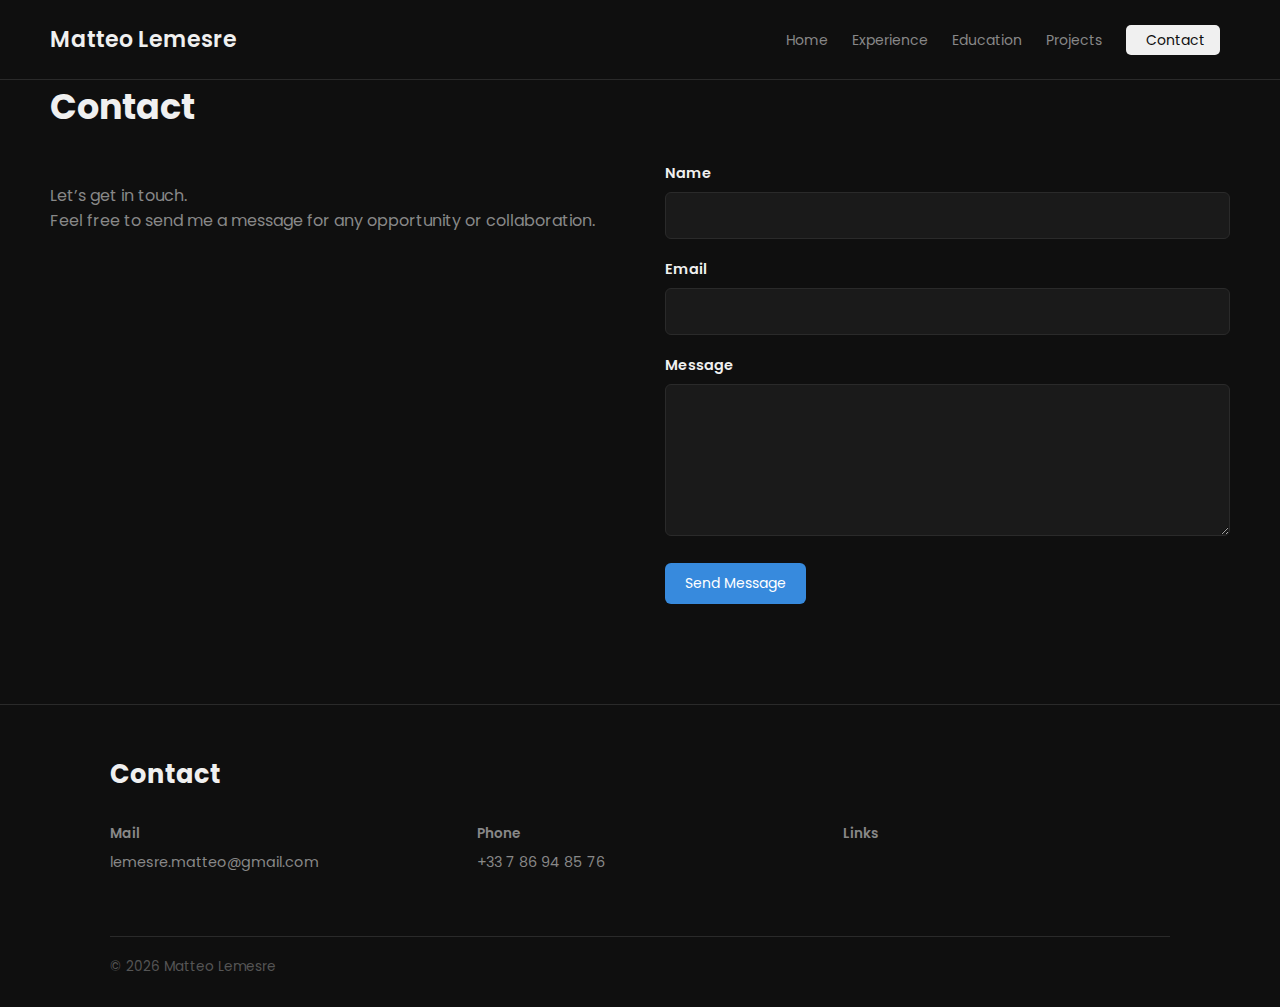
<file: contact.html>
<!DOCTYPE html>
<html lang="en">
<head>
  <meta charset="UTF-8">
  <meta http-equiv="X-UA-Compatible" content="IE=edge">
  <meta name="viewport" content="width=device-width, initial-scale=1.0">
  <link rel="preconnect" href="https://fonts.googleapis.com">
  <link rel="preconnect" href="https://fonts.gstatic.com" crossorigin>
  <link href="https://fonts.googleapis.com/css2?family=Poppins:wght@400;600&display=swap" rel="stylesheet">
  <link rel="stylesheet" href="https://cdnjs.cloudflare.com/ajax/libs/font-awesome/6.4.0/css/all.min.css" integrity="sha512-iecdLmaskl7CVkqkXNQ/ZH/XLlvWZOJyj7Yy7tcenmpD1ypASozpmT/E0iPtmFIB46ZmdtAc9eNBvH0H/ZpiBw==" crossorigin="anonymous" referrerpolicy="no-referrer" />
  <link rel="stylesheet" href="styles.css">
  <script src="script.js"></script>
  <title>Portfolio</title>
</head>

<body>

  <!-- NAVBAR -->
  <nav>
    <div class="left">
      <a href="index.html">Matteo Lemesre</a>
    </div>
    <div class="right">
      <a href="index.html">Home</a>
      <a href="experience.html">Experience</a>
      <a href="education.html">Education</a>
      <a href="projects.html">Projects</a>
      <a href="contact.html">
        <i class="fa-solid fa-envelope"></i>
        <span>Contact</span>
      </a>
    </div>
  </nav>

  <!-- SECTION -->
  <main>
  <section class="contact-section">
    <h2>Contact</h2>
    <div class="group">
      <div class="text">
        <p>Let’s get in touch.</p>
        <p>Feel free to send me a message for any opportunity or collaboration.</p>
      </div>
      <form id="contactForm" action="https://formspree.io/f/xeelepnl" method="POST">
        <div class="form-group">
          <label for="name">Name</label>
          <input type="text" id="name" name="Name" required>
        </div>
        <div class="form-group">
          <label for="email">Email</label>
          <input type="email" id="email" name="Email" required>
        </div>
        <div class="form-group">
          <label for="message">Message</label>
          <textarea id="message" name="Message" rows="6" required></textarea>
        </div>
        <button type="submit" class="submit-btn">Send Message</button>
        <div id="successMessage" class="success-message">
          Message sent! I’ll get back to you soon.
        </div>
      </form>
    </div>
  </section>
</main>

     <!-- FOOTER --> 
<footer class="contact-footer">
  <div class="contact-footer-content">

    <h3>Contact</h3>

    <div class="contact-columns">
      <div class="contact-col">
        <span class="contact-label">Mail</span>
        <a href="mailto:lemesre.matteo@gmail.com">
          lemesre.matteo@gmail.com
        </a>
      </div>

      <div class="contact-col">
        <span class="contact-label">Phone</span>
        <a href="tel:+33786948576">
          +33 7 86 94 85 76
        </a>
      </div>

      <div class="contact-col">
        <span class="contact-label">Links</span>
        <div class="contact-icons">
          <a href="https://github.com/MatteoLemesre" target="_blank">
            <i class="fa-brands fa-github"></i>
          </a>
          <a href="https://linkedin.com/in/matteo-lemesre" target="_blank">
            <i class="fa-brands fa-linkedin"></i>
          </a>
        </div>
      </div>
    </div>

    <div class="footer-bottom">
      <p class="footer-copy">© 2026 Matteo Lemesre</p>
    </div>

  </div>
</footer>
</body>
</html>
</file>
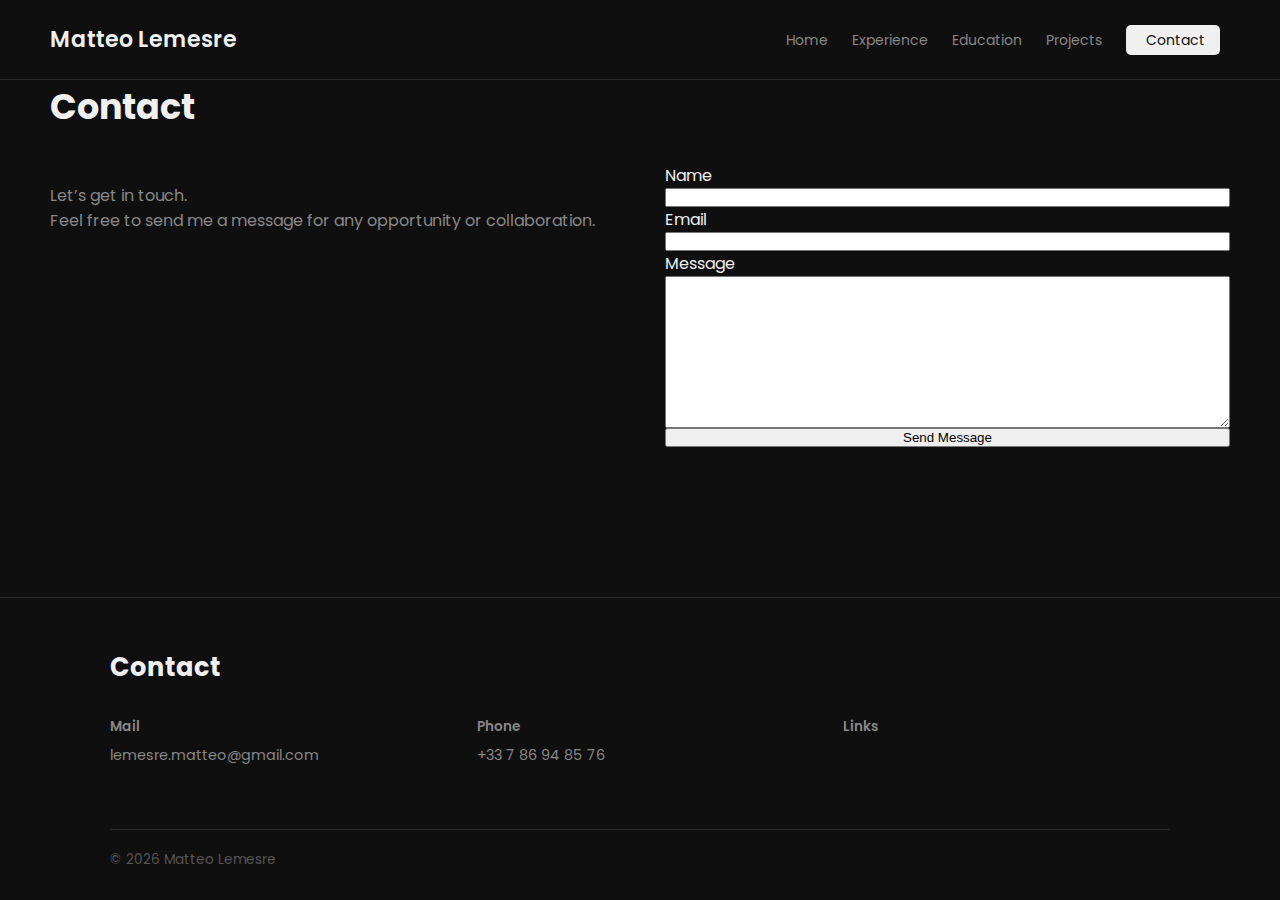
<file: contactbis.html>
<!DOCTYPE html>
<html lang="en">
<head>
  <meta charset="UTF-8">
  <meta http-equiv="X-UA-Compatible" content="IE=edge">
  <meta name="viewport" content="width=device-width, initial-scale=1.0">
  <link rel="preconnect" href="https://fonts.googleapis.com">
  <link rel="preconnect" href="https://fonts.gstatic.com" crossorigin>
  <link href="https://fonts.googleapis.com/css2?family=Poppins:wght@400;600&display=swap" rel="stylesheet">
  <link rel="stylesheet" href="https://cdnjs.cloudflare.com/ajax/libs/font-awesome/6.4.0/css/all.min.css" integrity="sha512-iecdLmaskl7CVkqkXNQ/ZH/XLlvWZOJyj7Yy7tcenmpD1ypASozpmT/E0iPtmFIB46ZmdtAc9eNBvH0H/ZpiBw==" crossorigin="anonymous" referrerpolicy="no-referrer" />
  <link rel="stylesheet" href="styles.css">
  <script src="script.js"></script>
  <title>Portfolio</title>
</head>
<body>

  <!-- NAVBAR -->
  <nav>
    <div class="left">
      <a href="index.html">Matteo Lemesre</a>
    </div>
    <div class="right">
      <a href="index.html">Home</a>
      <a href="experience.html">Experience</a>
      <a href="education.html">Education</a>
      <a href="projects.html">Projects</a>
      <a href="contact.html">
        <i class="fa-solid fa-envelope"></i>
        <span>Contact</span>
      </a>
    </div>
  </nav>

  <!-- SECTION -->
  <main>
  <section id="contact" class="contact-section">
    <h2>Contact</h2>

    <div class="group">
      <div class="text">
        <p>Let’s get in touch.</p>
        <p>Feel free to send me a message for any opportunity or collaboration.</p>
      </div>

      <form action="mailto:ton.mail@gmail.com" method="post" enctype="text/plain">
        
        <label for="name">Name</label>
        <input type="text" id="name" name="Name" required>

        <label for="email">Email</label>
        <input type="email" id="email" name="Email" required>

        <label for="message">Message</label>
        <textarea id="message" name="Message" cols="30" rows="10" required></textarea>

        <button type="submit">Send Message</button>
      </form>
    </div>
  </section>
</main>


     <!-- FOOTER --> 
<footer class="contact-footer">
  <div class="contact-footer-content">

    <h3>Contact</h3>

    <div class="contact-columns">
      <div class="contact-col">
        <span class="contact-label">Mail</span>
        <a href="mailto:lemesre.matteo@gmail.com">
          lemesre.matteo@gmail.com
        </a>
      </div>

      <div class="contact-col">
        <span class="contact-label">Phone</span>
        <a href="tel:+33786948576">
          +33 7 86 94 85 76
        </a>
      </div>

      <div class="contact-col">
        <span class="contact-label">Links</span>
        <div class="contact-icons">
          <a href="https://github.com/MatteoLemesre" target="_blank">
            <i class="fa-brands fa-github"></i>
          </a>
          <a href="https://linkedin.com/in/matteo-lemesre" target="_blank">
            <i class="fa-brands fa-linkedin"></i>
          </a>
        </div>
      </div>
    </div>

    <div class="footer-bottom">
      <p class="footer-copy">© 2026 Matteo Lemesre</p>
    </div>

  </div>
</footer>
</body>
</html>
</file>
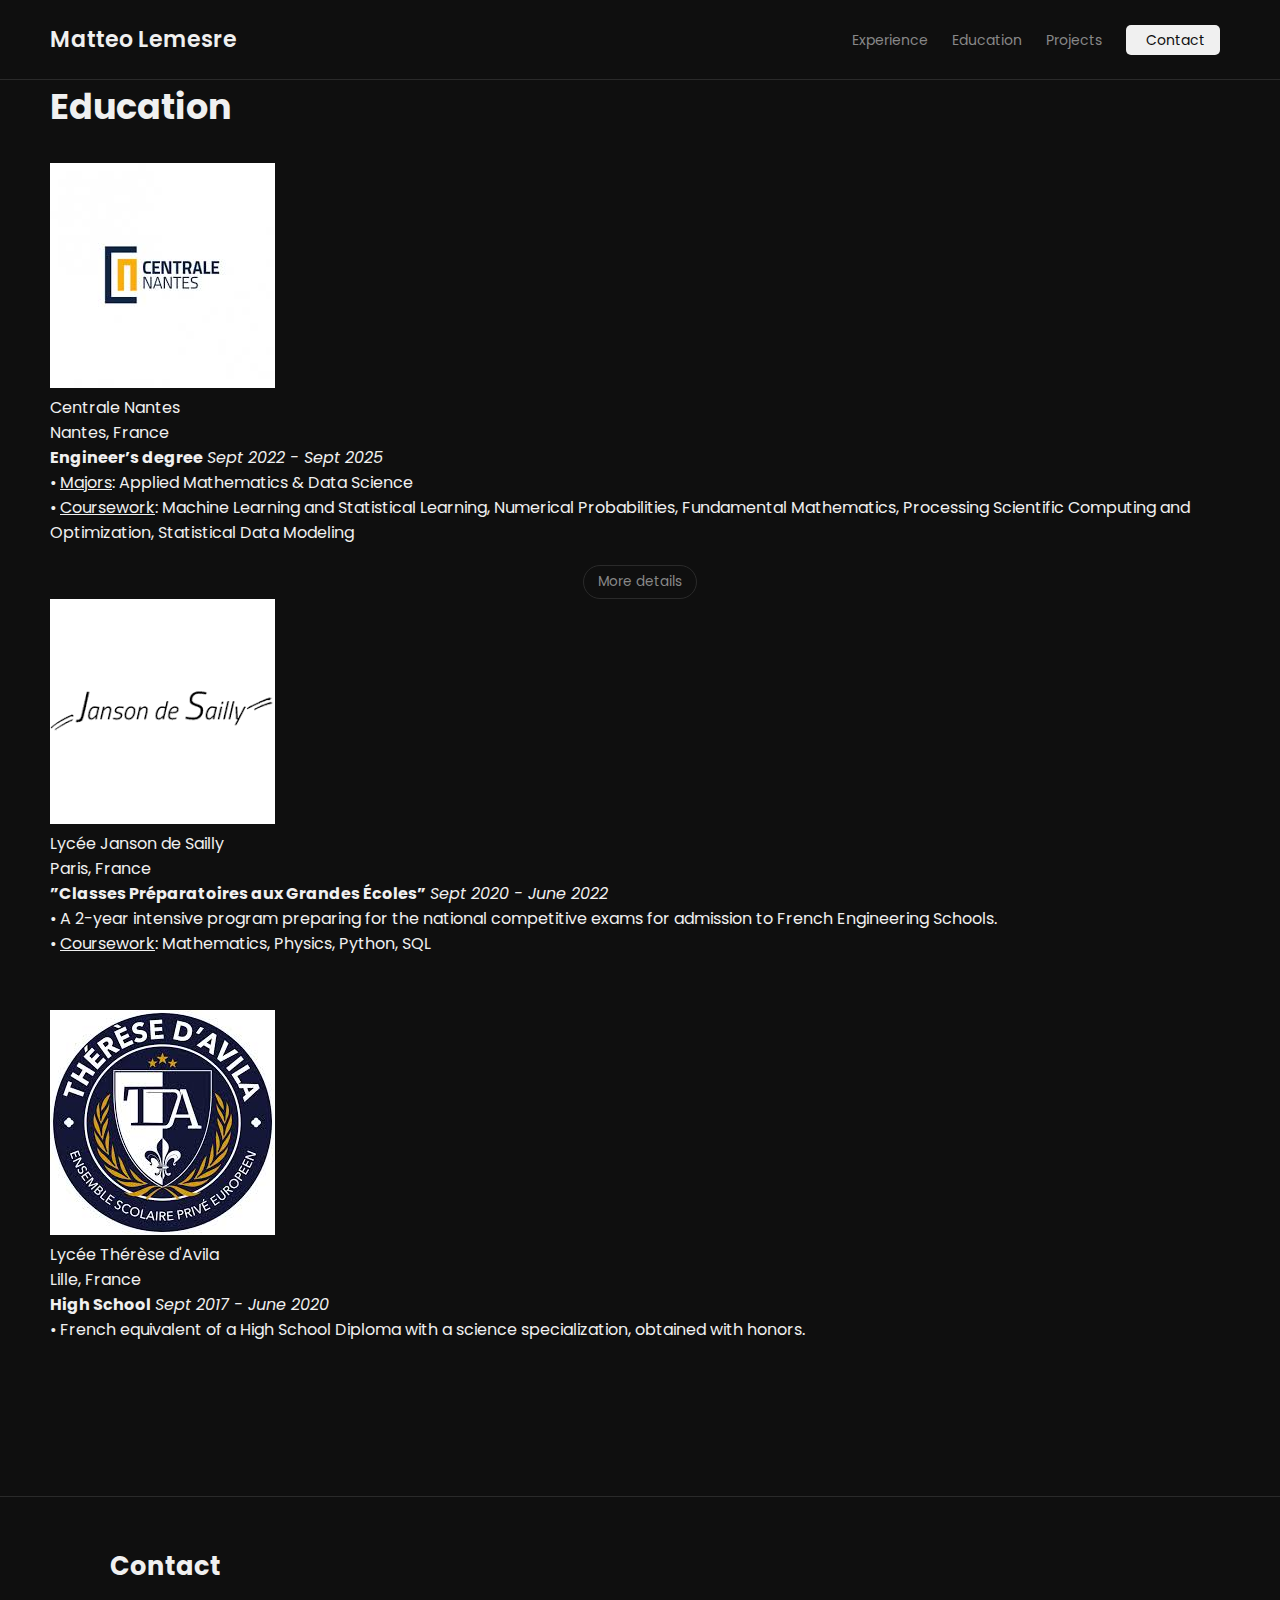
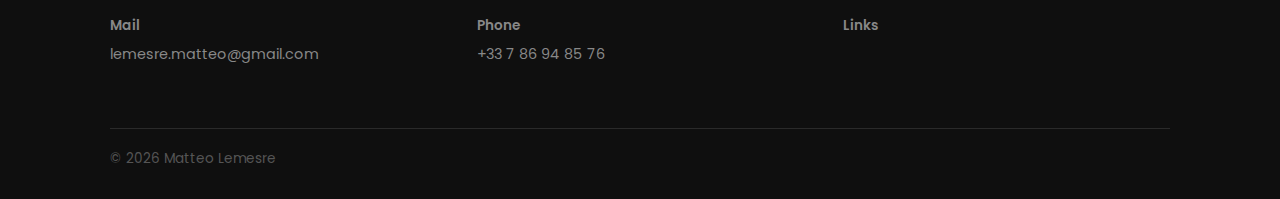
<file: education.html>
<!DOCTYPE html>
<html lang="en">
<head>
  <meta charset="UTF-8">
  <meta http-equiv="X-UA-Compatible" content="IE=edge">
  <meta name="viewport" content="width=device-width, initial-scale=1.0">
  <link rel="preconnect" href="https://fonts.googleapis.com">
  <link rel="preconnect" href="https://fonts.gstatic.com" crossorigin>
  <link href="https://fonts.googleapis.com/css2?family=Poppins:wght@400;600&display=swap" rel="stylesheet">
  <link rel="stylesheet" href="https://cdnjs.cloudflare.com/ajax/libs/font-awesome/6.4.0/css/all.min.css" integrity="sha512-iecdLmaskl7CVkqkXNQ/ZH/XLlvWZOJyj7Yy7tcenmpD1ypASozpmT/E0iPtmFIB46ZmdtAc9eNBvH0H/ZpiBw==" crossorigin="anonymous" referrerpolicy="no-referrer" />
  <link rel="stylesheet" href="styles.css">
  <script src="script.js" defer></script>
  <title>Portfolio</title>
</head>
<body>

  <!-- NAVBAR -->
  <nav>
    <div class="left">
      <a href="index.html">Matteo Lemesre</a>
    </div>
    <div class="right">
      <a href="index.html#experience">Experience</a>
      <a href="index.html#education">Education</a>
      <a href="index.html#projects">Projects</a>
      <a href="index.html#contact">
        <i class="fa-solid fa-envelope"></i>
        <span>Contact</span>
      </a>
    </div>
  </nav>

  <!-- SECTION -->
   <main>
  <section id="basic" class="basic-section">

      <h2>Education</h2>
      <div class="group">
        <div class="person-details">
          <img src="images/cn.jpeg">
          <p>Centrale Nantes</p>
          <p>Nantes, France</p>
        </div>
        <div class="text">
          <strong>Engineer’s degree</strong>
          <em>Sept 2022 - Sept 2025</em>
         <p>• <span class="underline">Majors</span>: Applied Mathematics & Data Science</p>
         <p>• <span class="underline">Coursework</span>: Machine Learning and Statistical Learning, Numerical Probabilities, Fundamental Mathematics, Processing Scientific Computing and Optimization, Statistical Data Modeling</p>
        </div>
      </div>
      <a href="resume-details/cn-details.html" class="details-btn">More details</a>

      <div class="group">
        <div class="person-details">
          <img src="images/jds.png">
          <p>Lycée Janson de Sailly</p>
          <p>Paris, France</p>
        </div>
        <div class="text">
          <strong>”Classes Préparatoires aux Grandes Écoles”</strong>
          <em>Sept 2020 - June 2022</em>
         <p>• A 2-year intensive program preparing for the national competitive exams for admission to French Engineering Schools.</p>
         <p>• <span class="underline">Coursework</span>: Mathematics, Physics, Python, SQL</p>
        </div>
      </div>
      <a class="details-btn hidden">More details</a>

      <div class="group">
        <div class="person-details">
          <img src="images/tda.png">
          <p>Lycée Thérèse d'Avila </p>
          <p>Lille, France</p>
        </div>
        <div class="text">
          <strong>High School</strong>
          <em>Sept 2017 - June 2020</em>
         <p>• French equivalent of a High School Diploma with a science specialization, obtained with honors.</p>
        </div>
      </div>
      <a class="details-btn hidden">More details</a>

    </section>
    </main>

     <!-- FOOTER --> 
<footer class="contact-footer">
  <div class="contact-footer-content">

    <h3>Contact</h3>

    <div class="contact-columns">
      <div class="contact-col">
        <span class="contact-label">Mail</span>
        <a href="mailto:lemesre.matteo@gmail.com">
          lemesre.matteo@gmail.com
        </a>
      </div>

      <div class="contact-col">
        <span class="contact-label">Phone</span>
        <a href="tel:+33786948576">
          +33 7 86 94 85 76
        </a>
      </div>

      <div class="contact-col">
        <span class="contact-label">Links</span>
        <div class="contact-icons">
          <a href="https://github.com/MatteoLemesre" target="_blank">
            <i class="fa-brands fa-github"></i>
          </a>
          <a href="https://linkedin.com/in/matteo-lemesre" target="_blank">
            <i class="fa-brands fa-linkedin"></i>
          </a>
        </div>
      </div>
    </div>

    <div class="footer-bottom">
      <p class="footer-copy">© 2026 Matteo Lemesre</p>
    </div>

  </div>
</footer>
</body>
</html>
</file>
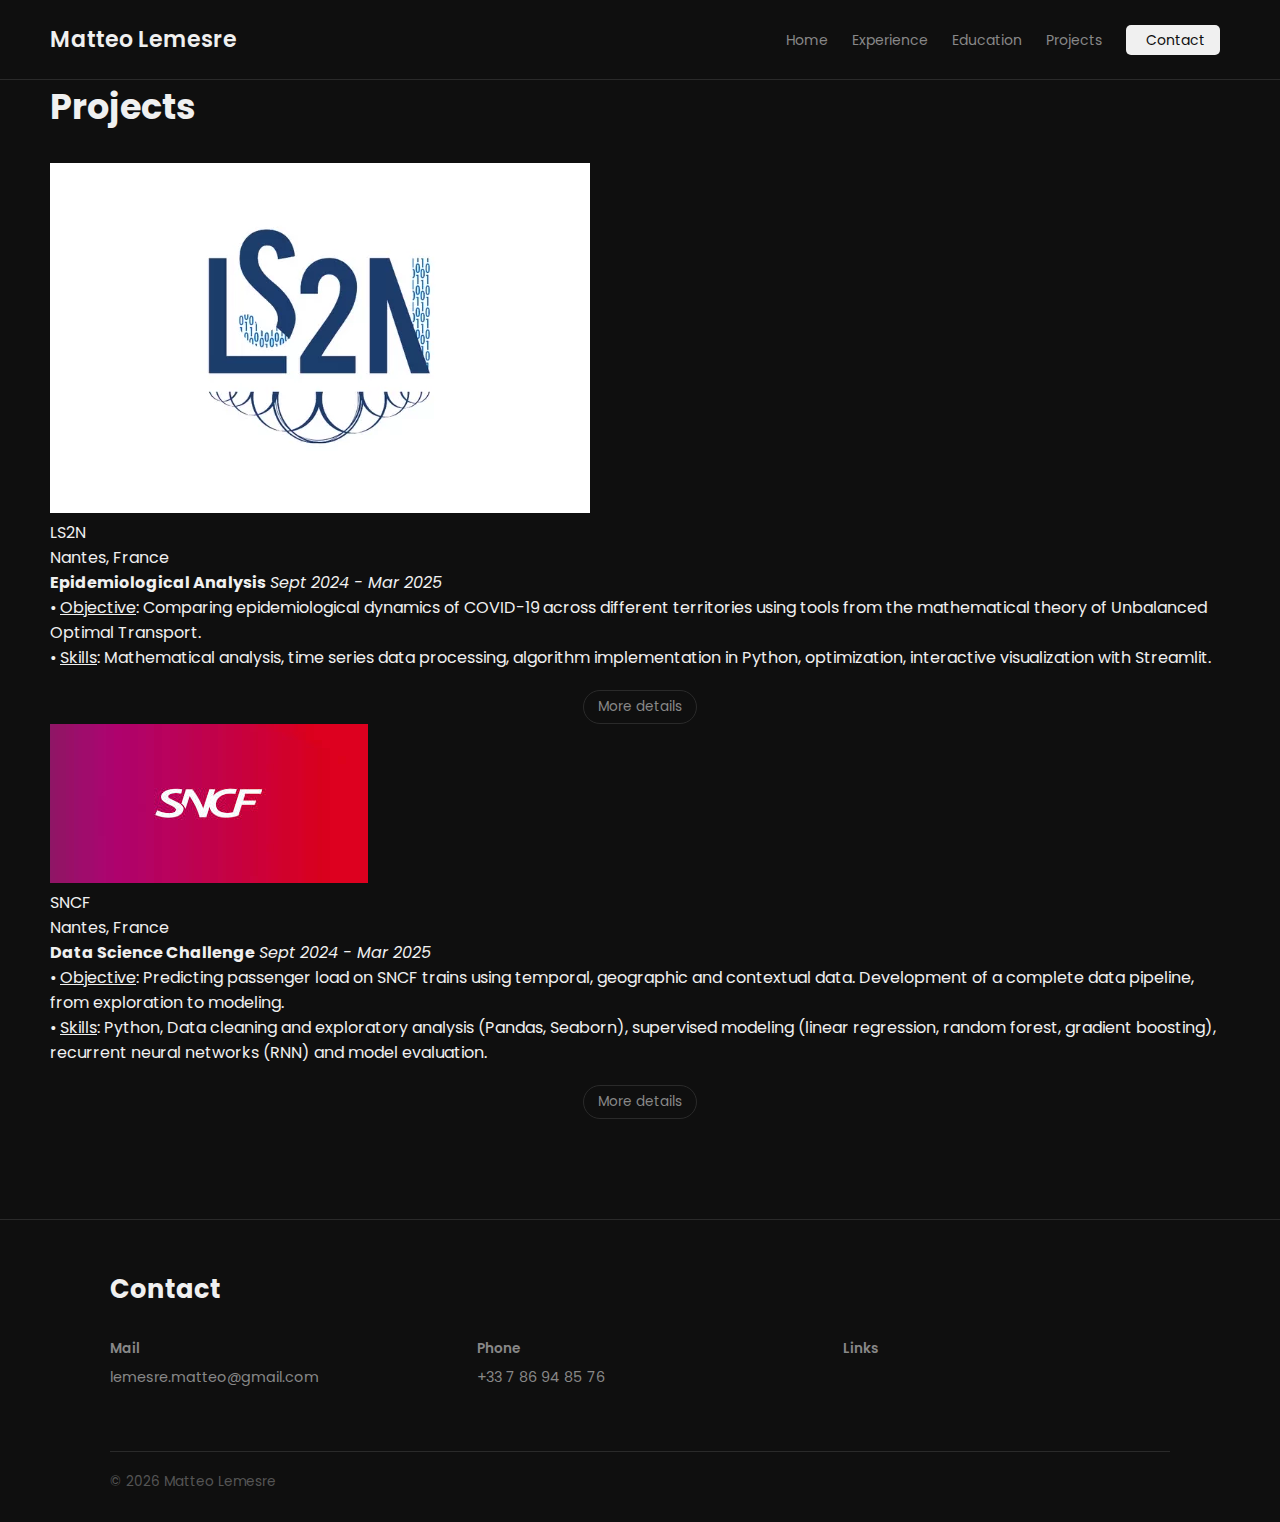
<file: projects.html>
<!DOCTYPE html>
<html lang="en">
<head>
  <meta charset="UTF-8">
  <meta http-equiv="X-UA-Compatible" content="IE=edge">
  <meta name="viewport" content="width=device-width, initial-scale=1.0">
  <link rel="preconnect" href="https://fonts.googleapis.com">
  <link rel="preconnect" href="https://fonts.gstatic.com" crossorigin>
  <link href="https://fonts.googleapis.com/css2?family=Poppins:wght@400;600&display=swap" rel="stylesheet">
  <link rel="stylesheet" href="https://cdnjs.cloudflare.com/ajax/libs/font-awesome/6.4.0/css/all.min.css" integrity="sha512-iecdLmaskl7CVkqkXNQ/ZH/XLlvWZOJyj7Yy7tcenmpD1ypASozpmT/E0iPtmFIB46ZmdtAc9eNBvH0H/ZpiBw==" crossorigin="anonymous" referrerpolicy="no-referrer" />
  <link rel="stylesheet" href="styles.css">
  <script src="script.js"></script>
  <title>Portfolio</title>
</head>
<body>

  <!-- NAVBAR -->
 <nav>
    <div class="left">
      <a href="index.html">Matteo Lemesre</a>
    </div>
    <div class="right">
      <a href="index.html">Home</a>
      <a href="experience.html">Experience</a>
      <a href="education.html">Education</a>
      <a href="projects.html">Projects</a>
      <a href="contact.html">
        <i class="fa-solid fa-envelope"></i>
        <span>Contact</span>
      </a>
    </div>
  </nav>

  <!-- SECTION -->
  <main>
  <section id="basic" class="basic-section">

      <h2>Projects</h2>
      <div class="group">
        <div class="person-details">
          <img src="images/ls2n.png">
          <p>LS2N</p>
          <p>Nantes, France</p>
        </div>
        <div class="text">
          <strong>Epidemiological Analysis</strong>
          <em>Sept 2024 - Mar 2025</em>
          <p>• <span class="underline">Objective</span>: Comparing epidemiological dynamics of COVID-19 across different territories using tools from the mathematical theory of Unbalanced Optimal Transport.</p>
         <p>• <span class="underline">Skills</span>: Mathematical analysis, time series data processing, algorithm implementation in Python, optimization, interactive visualization with Streamlit.</p>
        </div>
      </div>
       <a href="resume-details/ls2n-details.html" class="details-btn">
          More details 
        </a>

      <div class="group">
        <div class="person-details">
          <img src="images/sncf.jpeg">
          <p>SNCF</p>
          <p>Nantes, France</p>
        </div>
        <div class="text">
          <strong>Data Science Challenge</strong>
          <em>Sept 2024 - Mar 2025</em>
         <p>• <span class="underline">Objective</span>: Predicting passenger load on SNCF trains using temporal, geographic and contextual data. Development of a complete data pipeline, from exploration to modeling.</p>
         <p>• <span class="underline">Skills</span>: Python, Data cleaning and exploratory analysis (Pandas, Seaborn), supervised modeling (linear regression, random forest, gradient boosting), recurrent neural networks (RNN) and model evaluation.</p>
        </div>
      </div>
       <a href="resume-details/sncf-details.html" class="details-btn">
          More details 
        </a>

    </section>
    </main>

     <!-- FOOTER --> 
<footer class="contact-footer">
  <div class="contact-footer-content">

    <h3>Contact</h3>

    <div class="contact-columns">
      <div class="contact-col">
        <span class="contact-label">Mail</span>
        <a href="mailto:lemesre.matteo@gmail.com">
          lemesre.matteo@gmail.com
        </a>
      </div>

      <div class="contact-col">
        <span class="contact-label">Phone</span>
        <a href="tel:+33786948576">
          +33 7 86 94 85 76
        </a>
      </div>

      <div class="contact-col">
        <span class="contact-label">Links</span>
        <div class="contact-icons">
          <a href="https://github.com/MatteoLemesre" target="_blank">
            <i class="fa-brands fa-github"></i>
          </a>
          <a href="https://linkedin.com/in/matteo-lemesre" target="_blank">
            <i class="fa-brands fa-linkedin"></i>
          </a>
        </div>
      </div>
    </div>

    <div class="footer-bottom">
      <p class="footer-copy">© 2026 Matteo Lemesre</p>
    </div>

  </div>
</footer>
</body>
</html>
</file>
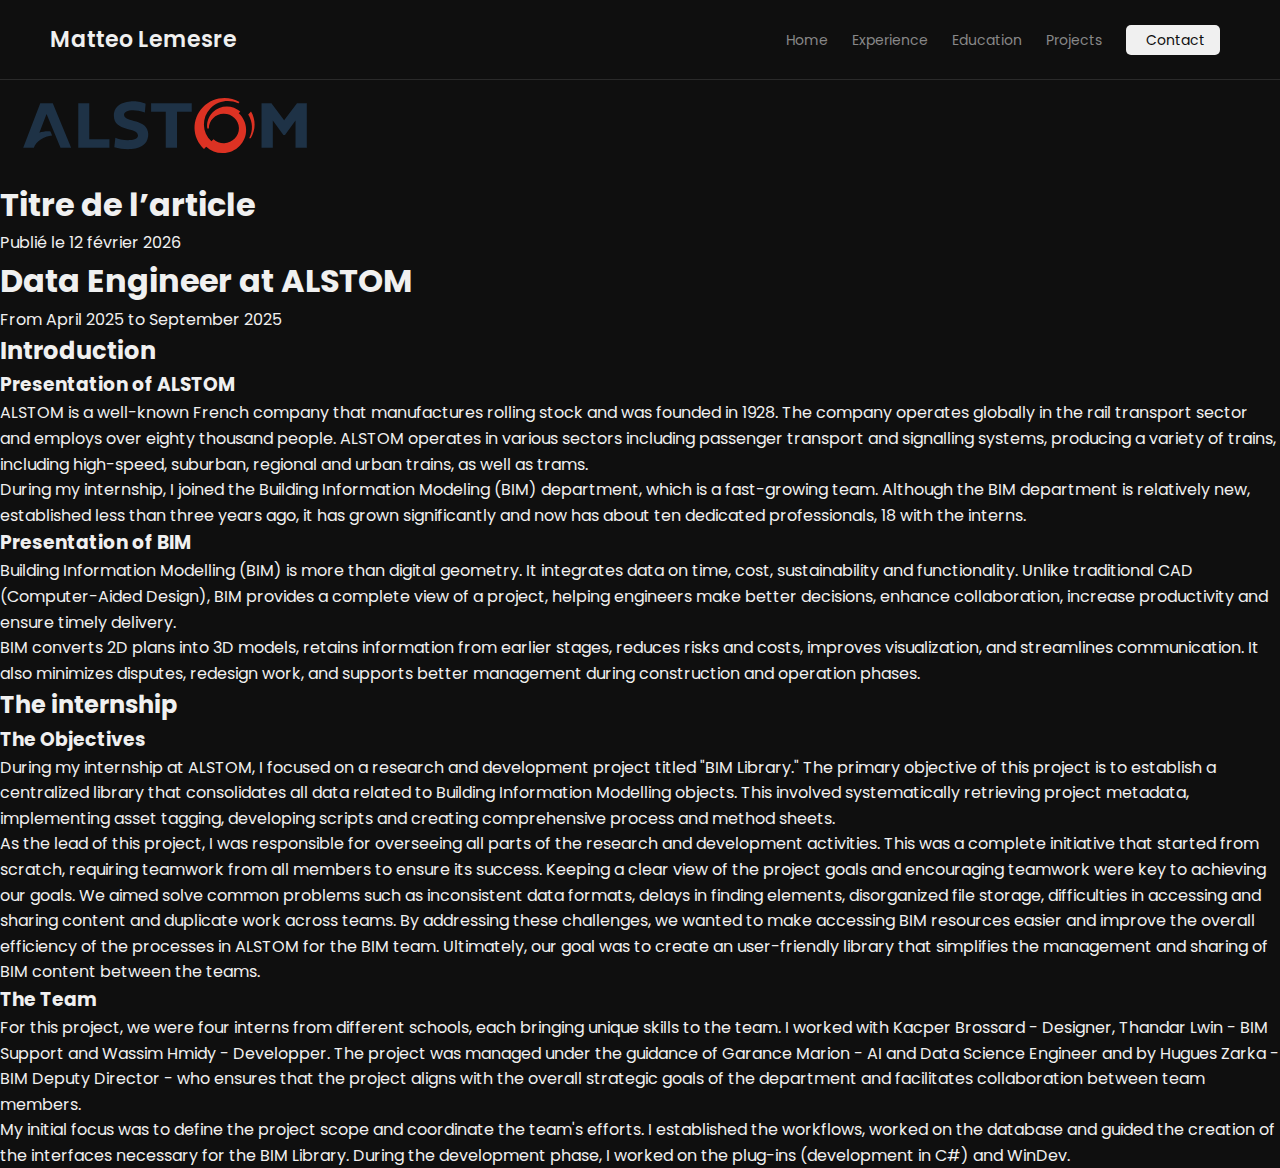
<file: resume-details/alstom-details.html>
<!DOCTYPE html>
<html lang="en">
<head>
  <meta charset="UTF-8">
  <meta http-equiv="X-UA-Compatible" content="IE=edge">
  <meta name="viewport" content="width=device-width, initial-scale=1.0">
  <link rel="preconnect" href="https://fonts.googleapis.com">
  <link rel="preconnect" href="https://fonts.gstatic.com" crossorigin>
  <link href="https://fonts.googleapis.com/css2?family=Poppins:wght@400;600&display=swap" rel="stylesheet">
  <link rel="stylesheet" href="https://cdnjs.cloudflare.com/ajax/libs/font-awesome/6.4.0/css/all.min.css" integrity="sha512-iecdLmaskl7CVkqkXNQ/ZH/XLlvWZOJyj7Yy7tcenmpD1ypASozpmT/E0iPtmFIB46ZmdtAc9eNBvH0H/ZpiBw==" crossorigin="anonymous" referrerpolicy="no-referrer" />
  <link rel="stylesheet" href="styles.css">
  <script src="script.js"></script>
  <title>Portfolio</title>
</head>
<body>

  <!-- NAVBAR -->
 <nav>
    <div class="left">
      <a href="../index.html">Matteo Lemesre</a>
    </div>
    <div class="right">
      <a href="../index.html">Home</a>
      <a href="../experience.html">Experience</a>
      <a href="../education.html">Education</a>
      <a href="../projects.html">Projects</a>
      <a href="../contact.html">
        <i class="fa-solid fa-envelope"></i>
        <span>Contact</span>
      </a>
    </div>
  </nav>

  <!-- SECTION -->
  <section class="hero">
    <img src="images/alstom.svg" alt="Image de couverture">
    <div class="hero-text">
      <h1>Titre de l’article</h1>
      <p>Publié le 12 février 2026</p>
    </div>
  </section>

  <main>
    <article class="article">
      <header class="article-header">
        <h1 class="article-title">Data Engineer at ALSTOM </h1>
        <p class="article-date">From April 2025 to September 2025</p>
      </header>

      <section class="article-content">
        <h2>Introduction</h2>
        <h3>Presentation of ALSTOM</h3>
        <p>
          ALSTOM is a well-known French company that manufactures rolling stock and was founded in 1928. The company operates globally in the rail transport sector and employs over eighty thousand people. ALSTOM operates in various sectors including passenger transport and signalling systems, producing a variety of trains, including high-speed, suburban, regional and urban trains, as well as trams.
        </p>
        <p>
          During my internship, I joined the Building Information Modeling (BIM) department, which is a fast-growing team. Although the BIM department is relatively new, established less than three years ago, it has grown significantly and now has about ten dedicated professionals, 18 with the interns. 
        </p>
        <h3>Presentation of BIM</h3>
        <p>
          Building Information Modelling (BIM) is more than digital geometry. It integrates data on time, cost, sustainability and functionality. Unlike traditional CAD (Computer-Aided Design), BIM provides a complete view of a project, helping engineers make better decisions, enhance collaboration, increase productivity and ensure timely delivery.
        </p>
        <p>
          BIM converts 2D plans into 3D models, retains information from earlier stages, reduces risks and costs, improves visualization, and streamlines communication. It also minimizes disputes, redesign work, and supports better management during construction and operation phases.
        </p>

        <h2>The internship</h2>
        <h3>The Objectives</h3>
        <p>
          During my internship at ALSTOM, I focused on a research and development project titled "BIM Library." The primary objective of this project is to establish a centralized library that consolidates all data related to Building Information Modelling objects. This involved systematically retrieving project metadata, implementing asset tagging, developing scripts and creating comprehensive process and method sheets.
        </p>
        <p>
          As the lead of this project, I was responsible for overseeing all parts of the research and development activities. This was a complete initiative that started from scratch, requiring teamwork from all members to ensure its success. Keeping a clear view of the project goals and encouraging teamwork were key to achieving our goals. We aimed solve common problems such as inconsistent data formats, delays in finding elements, disorganized file storage, difficulties in accessing and sharing content and duplicate work across teams. By addressing these challenges, we wanted to make accessing BIM resources easier and improve the overall efficiency of the processes in ALSTOM for the BIM team. Ultimately, our goal was to create an user-friendly library that simplifies the management and sharing of BIM content between the teams.
        </p>
        <h3>The Team</h3>
        <p>
          For this project, we were four interns from different schools, each bringing unique skills to the team. I worked with Kacper Brossard - Designer, Thandar Lwin - BIM Support and Wassim Hmidy - Developper. The project was managed under the guidance of Garance Marion - AI and Data Science Engineer and by Hugues Zarka - BIM Deputy Director - who ensures that the project aligns with the overall strategic goals of the department and facilitates collaboration between team members. 
        </p>
        <p>
          My initial focus was to define the project scope and coordinate the team's efforts. I established the workflows, worked on the database and guided the creation of the interfaces necessary for the BIM Library. During the development phase, I worked on the plug-ins (development in C#) and WinDev.
        </p>
        <!-- <h3>Sous-sous-titre</h3> -->
      </section>
    </article>
  </main>
</body>
</html>
</file>
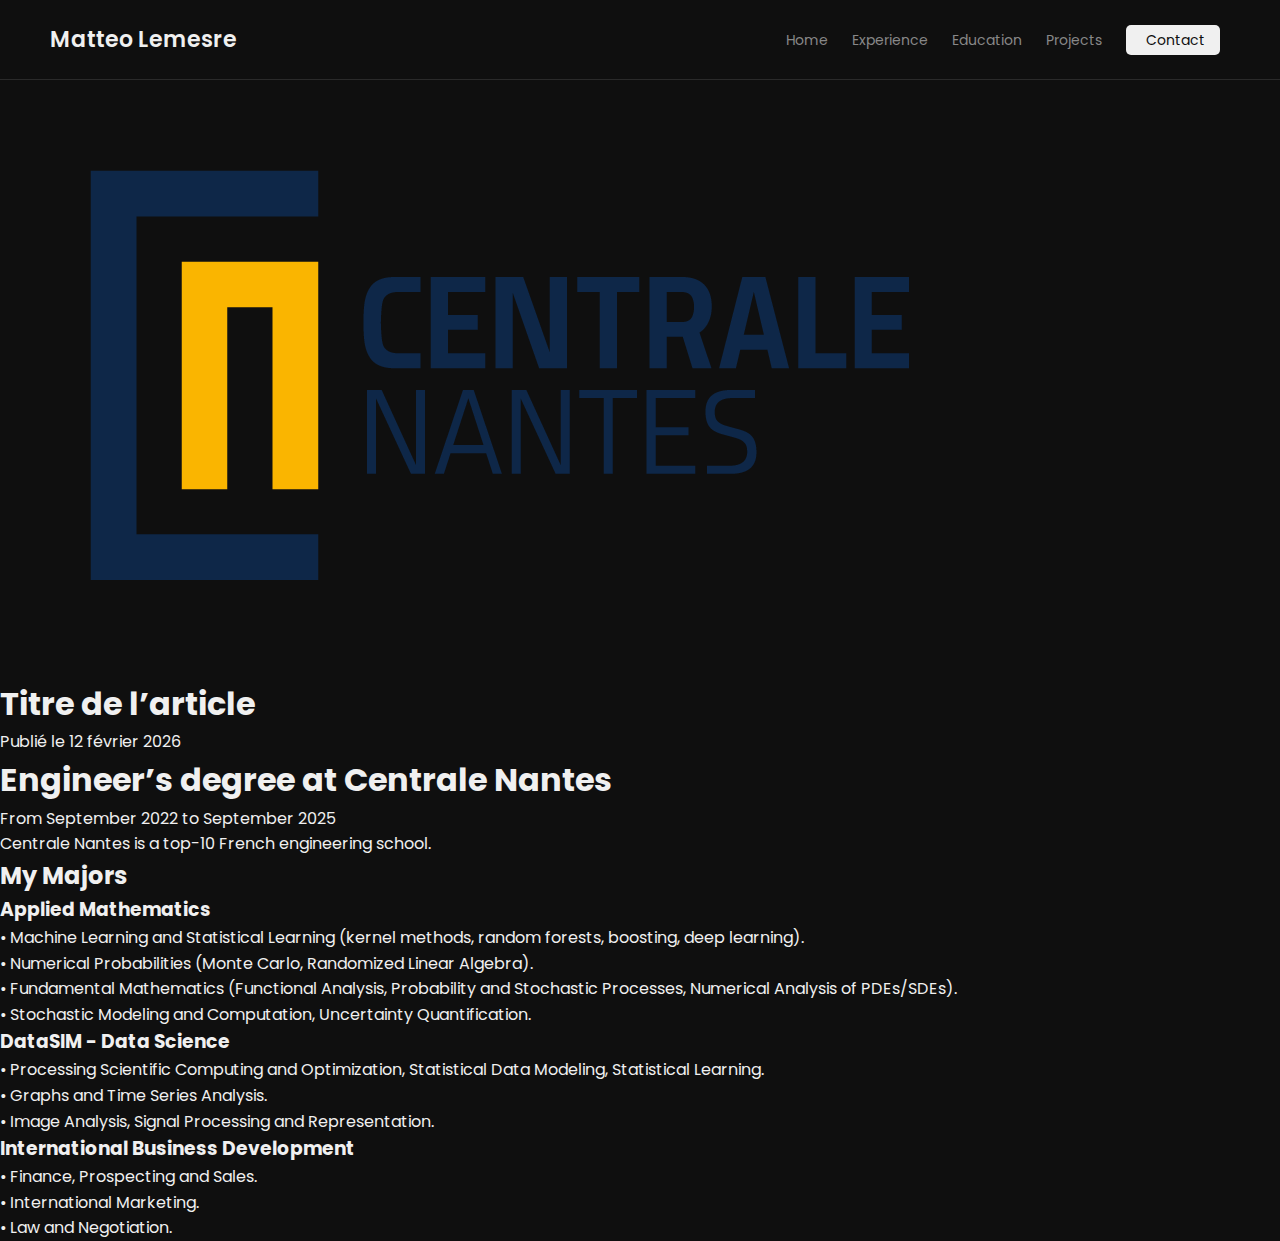
<file: resume-details/cn-details.html>
<!DOCTYPE html>
<html lang="en">
<head>
  <meta charset="UTF-8">
  <meta http-equiv="X-UA-Compatible" content="IE=edge">
  <meta name="viewport" content="width=device-width, initial-scale=1.0">
  <link rel="preconnect" href="https://fonts.googleapis.com">
  <link rel="preconnect" href="https://fonts.gstatic.com" crossorigin>
  <link href="https://fonts.googleapis.com/css2?family=Poppins:wght@400;600&display=swap" rel="stylesheet">
  <link rel="stylesheet" href="https://cdnjs.cloudflare.com/ajax/libs/font-awesome/6.4.0/css/all.min.css" integrity="sha512-iecdLmaskl7CVkqkXNQ/ZH/XLlvWZOJyj7Yy7tcenmpD1ypASozpmT/E0iPtmFIB46ZmdtAc9eNBvH0H/ZpiBw==" crossorigin="anonymous" referrerpolicy="no-referrer" />
  <link rel="stylesheet" href="styles.css">
  <script src="script.js"></script>
  <title>Portfolio</title>
</head>
<body>

  <!-- NAVBAR -->
  <nav>
    <div class="left">
      <a href="../index.html">Matteo Lemesre</a>
    </div>
    <div class="right">
      <a href="../index.html">Home</a>
      <a href="../experience.html">Experience</a>
      <a href="../education.html">Education</a>
      <a href="../projects.html">Projects</a>
      <a href="../contact.html">
        <i class="fa-solid fa-envelope"></i>
        <span>Contact</span>
      </a>
    </div>
  </nav>

  <!-- HERO IMAGE FULLSCREEN -->
  <section class="hero">
    <img src="images/cn.png" alt="Image de couverture">
    <div class="hero-text">
      <h1>Titre de l’article</h1>
      <p>Publié le 12 février 2026</p>
    </div>
  </section>

  <!-- ARTICLE QUI PASSE PAR-DESSUS -->
  <main>
    <article class="article">
      <header class="article-header">
        <h1 class="article-title">Engineer’s degree at Centrale Nantes</h1>
        <p class="article-date">From September 2022 to September 2025</p>
      </header>

      <section class="article-content">
        <p>
          Centrale Nantes is a top-10 French engineering school.
        </p>

        <h2>My Majors</h2>
        <h3>Applied Mathematics</h3>
        <p>• Machine Learning and Statistical Learning (kernel methods, random forests, boosting, deep learning).</p>
        <p>• Numerical Probabilities (Monte Carlo, Randomized Linear Algebra).</p>
        <p>• Fundamental Mathematics (Functional Analysis, Probability and Stochastic Processes, Numerical Analysis of PDEs/SDEs).</p>
        <p>• Stochastic Modeling and Computation, Uncertainty Quantification.</p>
        <h3>DataSIM - Data Science</h3>
        <p>• Processing Scientific Computing and Optimization, Statistical Data Modeling, Statistical Learning.</p>
        <p>• Graphs and Time Series Analysis.</p>
        <p>• Image Analysis, Signal Processing and Representation.</p>
        </p>
        <h3>International Business Development</h3>
        <p>• Finance, Prospecting and Sales.</p>
        <p>• International Marketing.</p>
        <p>• Law and Negotiation.</p>
        <!-- <h3>Sous-sous-titre</h3> -->
      </section>
    </article>
  </main>
</body>
</html>
</file>
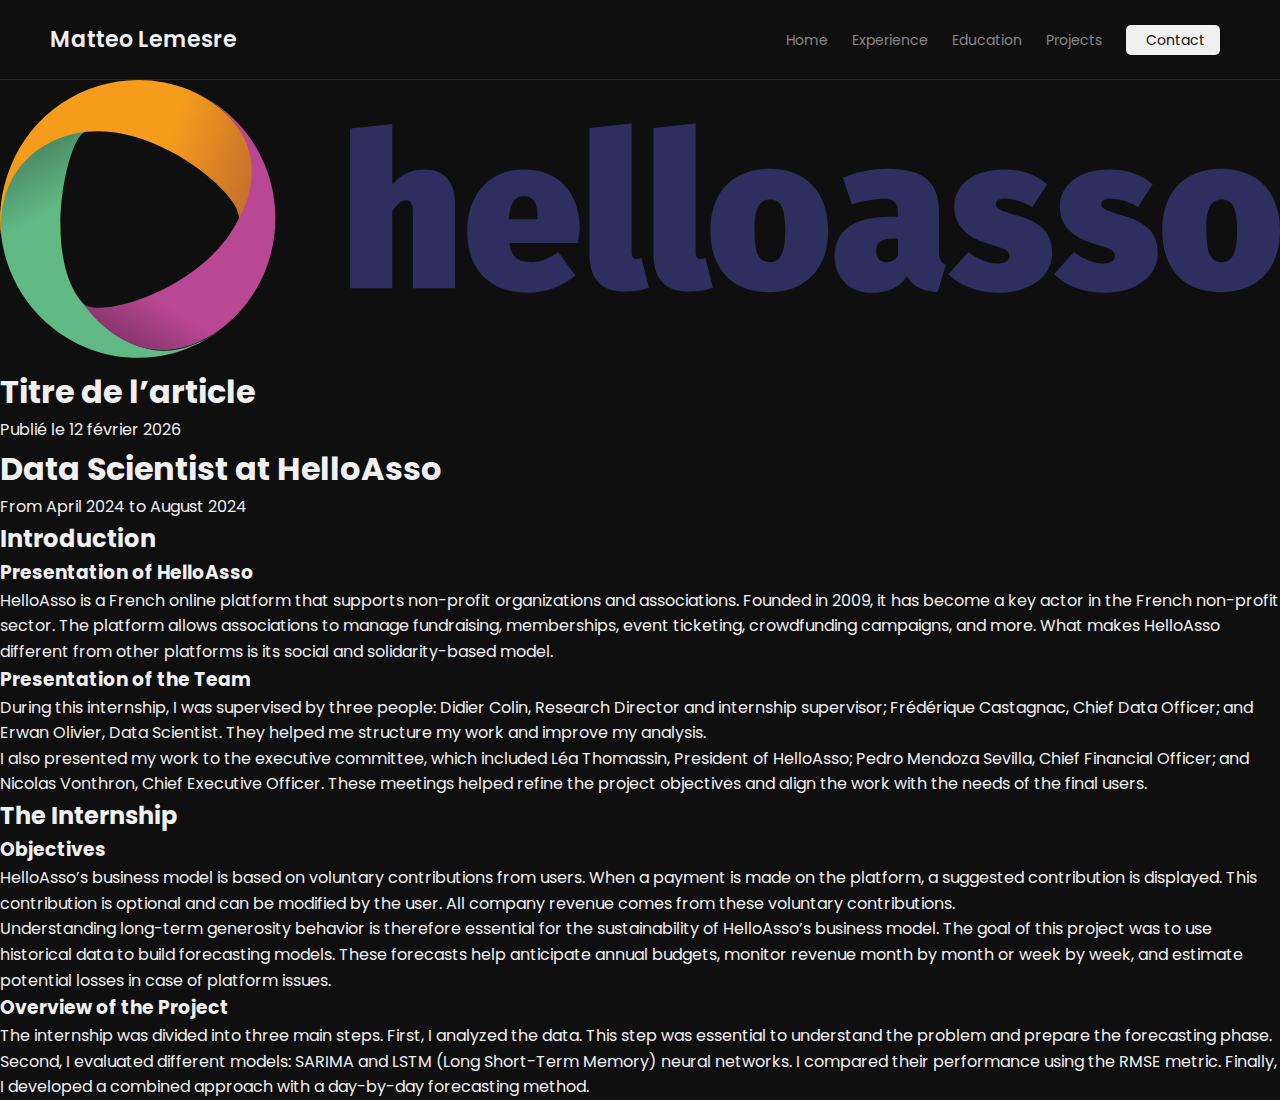
<file: resume-details/helloasso-details.html>
<!DOCTYPE html>
<html lang="en">
<head>
  <meta charset="UTF-8">
  <meta http-equiv="X-UA-Compatible" content="IE=edge">
  <meta name="viewport" content="width=device-width, initial-scale=1.0">
  <link rel="preconnect" href="https://fonts.googleapis.com">
  <link rel="preconnect" href="https://fonts.gstatic.com" crossorigin>
  <link href="https://fonts.googleapis.com/css2?family=Poppins:wght@400;600&display=swap" rel="stylesheet">
  <link rel="stylesheet" href="https://cdnjs.cloudflare.com/ajax/libs/font-awesome/6.4.0/css/all.min.css" integrity="sha512-iecdLmaskl7CVkqkXNQ/ZH/XLlvWZOJyj7Yy7tcenmpD1ypASozpmT/E0iPtmFIB46ZmdtAc9eNBvH0H/ZpiBw==" crossorigin="anonymous" referrerpolicy="no-referrer" />
  <link rel="stylesheet" href="styles.css">
  <script src="script.js"></script>
  <title>Portfolio</title>
</head>
<body>

  <!-- NAVBAR -->
  <nav>
    <div class="left">
      <a href="../index.html">Matteo Lemesre</a>
    </div>
    <div class="right">
      <a href="../index.html">Home</a>
      <a href="../experience.html">Experience</a>
      <a href="../education.html">Education</a>
      <a href="../projects.html">Projects</a>
      <a href="../contact.html">
        <i class="fa-solid fa-envelope"></i>
        <span>Contact</span>
      </a>
    </div>
  </nav>

  <!-- SECTION -->
  <section class="hero">
    <img src="images/helloasso.svg" alt="Image de couverture">
    <div class="hero-text">
      <h1>Titre de l’article</h1>
      <p>Publié le 12 février 2026</p>
    </div>
  </section>

  <main>
    <article class="article">
      <header class="article-header">
        <h1 class="article-title">Data Scientist at HelloAsso</h1>
        <p class="article-date">From April 2024 to August 2024</p>
      </header>

      <section class="article-content">
        <h2>Introduction</h2>
        <h3>Presentation of HelloAsso</h3>
        <p>
        HelloAsso is a French online platform that supports non-profit organizations and associations. Founded in 2009, it has become a key actor in the French non-profit sector. The platform allows associations to manage fundraising, memberships, event ticketing, crowdfunding campaigns, and more. 
        What makes HelloAsso different from other platforms is its social and solidarity-based model.
        </p>

        <h3>Presentation of the Team</h3>
        <p>
        During this internship, I was supervised by three people: Didier Colin, Research Director and internship supervisor; Frédérique Castagnac, Chief Data Officer; and Erwan Olivier, Data Scientist. They helped me structure my work and improve my analysis.
        </p>

        <p>
        I also presented my work to the executive committee, which included Léa Thomassin, President of HelloAsso; Pedro Mendoza Sevilla, Chief Financial Officer; and Nicolas Vonthron, Chief Executive Officer. These meetings helped refine the project objectives and align the work with the needs of the final users.
        </p>

        <h2>The Internship</h2>

        <h3>Objectives</h3>
        <p>
        HelloAsso’s business model is based on voluntary contributions from users. When a payment is made on the platform, a suggested contribution is displayed. This contribution is optional and can be modified by the user. All company revenue comes from these voluntary contributions.
        </p>

        <p>
        Understanding long-term generosity behavior is therefore essential for the sustainability of HelloAsso’s business model. The goal of this project was to use historical data to build forecasting models. These forecasts help anticipate annual budgets, monitor revenue month by month or week by week, and estimate potential losses in case of platform issues.
        </p>

        <h3>Overview of the Project</h3>
        <p>
        The internship was divided into three main steps. First, I analyzed the data. This step was essential to understand the problem and prepare the forecasting phase. Second, I evaluated different models: SARIMA and LSTM (Long Short-Term Memory) neural networks. I compared their performance using the RMSE metric. Finally, I developed a combined approach with a day-by-day forecasting method.
        </p>
      </section>
    </article>
  </main>
</body>
</html>
</file>
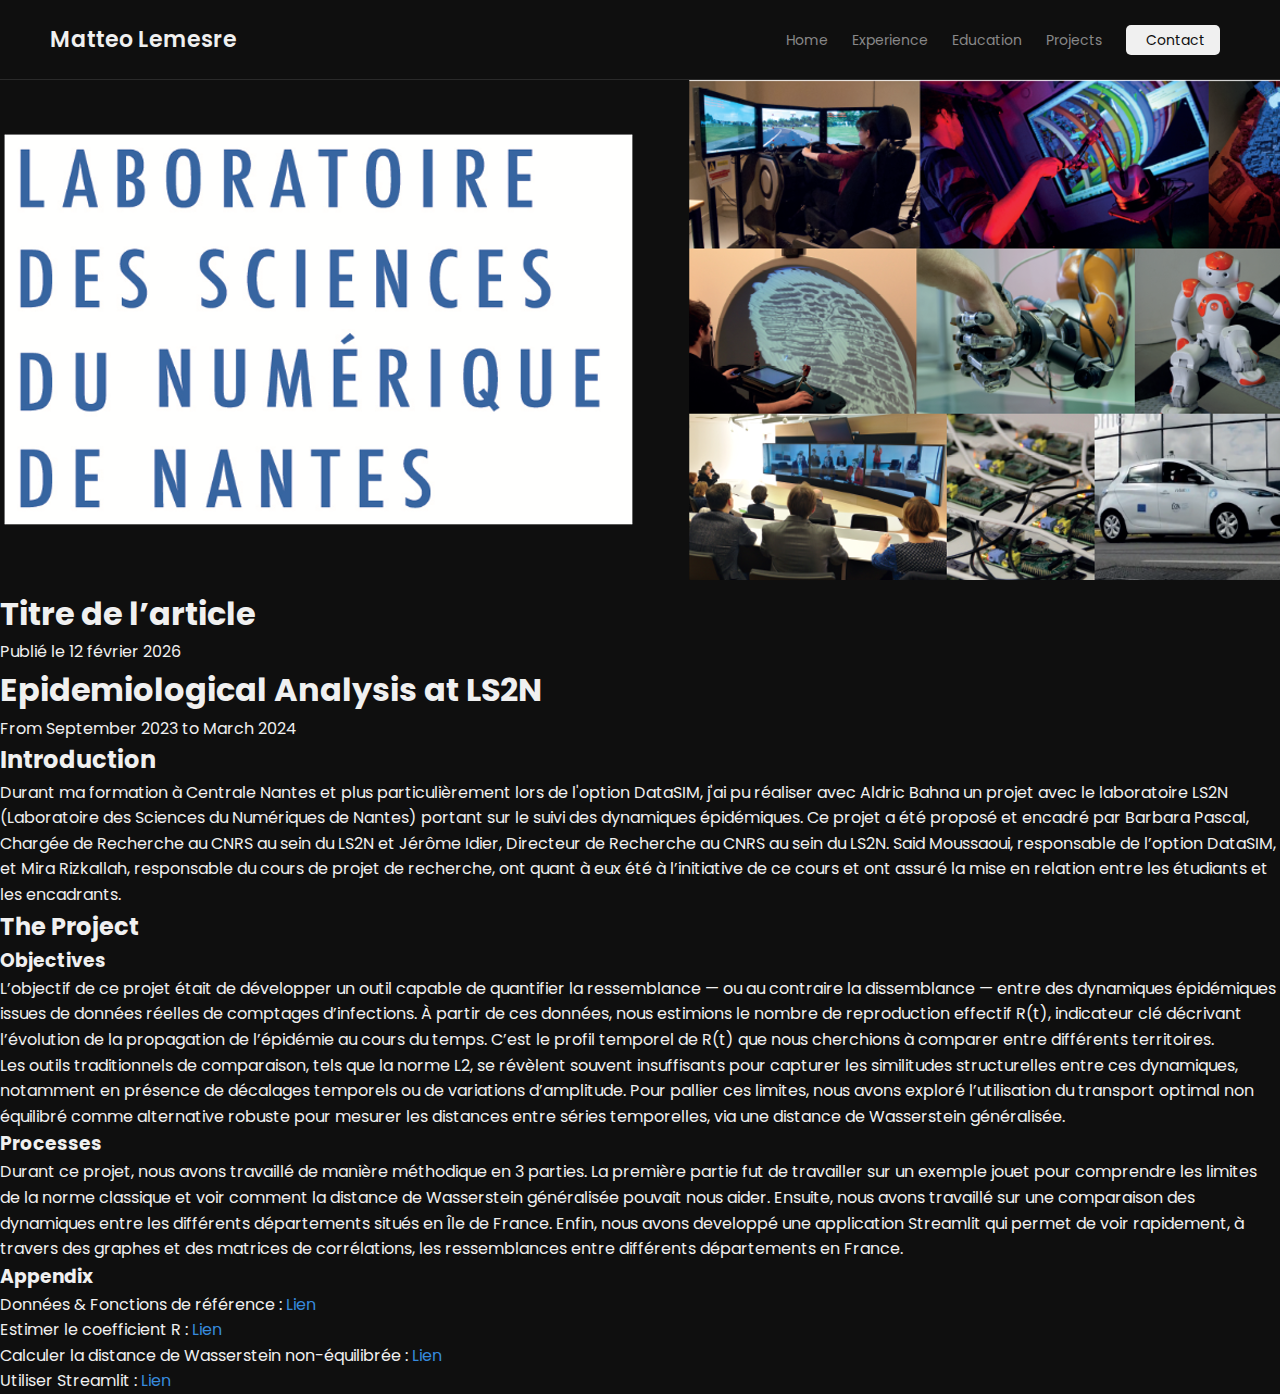
<file: resume-details/ls2n-details.html>
<!DOCTYPE html>
<html lang="en">
<head>
  <meta charset="UTF-8">
  <meta http-equiv="X-UA-Compatible" content="IE=edge">
  <meta name="viewport" content="width=device-width, initial-scale=1.0">
  <link rel="preconnect" href="https://fonts.googleapis.com">
  <link rel="preconnect" href="https://fonts.gstatic.com" crossorigin>
  <link href="https://fonts.googleapis.com/css2?family=Poppins:wght@400;600&display=swap" rel="stylesheet">
  <link rel="stylesheet" href="https://cdnjs.cloudflare.com/ajax/libs/font-awesome/6.4.0/css/all.min.css" integrity="sha512-iecdLmaskl7CVkqkXNQ/ZH/XLlvWZOJyj7Yy7tcenmpD1ypASozpmT/E0iPtmFIB46ZmdtAc9eNBvH0H/ZpiBw==" crossorigin="anonymous" referrerpolicy="no-referrer" />
  <link rel="stylesheet" href="styles.css">
  <script src="script.js"></script>
  <title>Portfolio</title>
</head>
<body>

  <!-- NAVBAR -->
  <nav>
    <div class="left">
      <a href="../index.html">Matteo Lemesre</a>
    </div>
    <div class="right">
      <a href="../index.html">Home</a>
      <a href="../experience.html">Experience</a>
      <a href="../education.html">Education</a>
      <a href="../projects.html">Projects</a>
      <a href="../contact.html">
        <i class="fa-solid fa-envelope"></i>
        <span>Contact</span>
      </a>
    </div>
  </nav>

  <!-- SECTION -->
  <section class="hero">
    <img src="images/ls2n.png" alt="Image de couverture">
    <div class="hero-text">
      <h1>Titre de l’article</h1>
      <p>Publié le 12 février 2026</p>
    </div>
  </section>

  <main>
    <article class="article">
      <header class="article-header">
        <h1 class="article-title">Epidemiological Analysis at LS2N</h1>
        <p class="article-date">From September 2023 to March 2024</p>
      </header>

      <section class="article-content">
        <h2>Introduction</h2>
        <p>Durant ma formation à Centrale Nantes et plus particulièrement lors de l'option DataSIM, j'ai pu réaliser avec Aldric Bahna un projet avec le laboratoire LS2N (Laboratoire des Sciences du Numériques de Nantes) portant sur le suivi des dynamiques épidémiques. Ce projet a été proposé et encadré par Barbara Pascal, Chargée de Recherche au CNRS au sein du LS2N et Jérôme Idier, Directeur de Recherche au CNRS au sein du LS2N. Said Moussaoui, responsable de l’option DataSIM, et Mira Rizkallah, responsable du cours de projet de recherche, ont quant à eux été à l’initiative de ce cours et ont assuré la mise en relation entre les étudiants et les encadrants.</p>
        <h2>The Project</h2>
        <h3>Objectives</h3>
        <p>
          L’objectif de ce projet était de développer un outil capable de quantifier la ressemblance — ou au contraire la dissemblance — entre des dynamiques épidémiques issues de données réelles de comptages d’infections. À partir de ces données, nous estimions le nombre de reproduction effectif R(t), indicateur clé décrivant l’évolution de la propagation de l’épidémie au cours du temps. C’est le profil temporel de R(t) que nous cherchions à comparer entre différents territoires.</p>
        </p>
        <p>
          Les outils traditionnels de comparaison, tels que la norme L2, se révèlent souvent insuffisants pour capturer les similitudes structurelles entre ces dynamiques, notamment en présence de décalages temporels ou de variations d’amplitude. Pour pallier ces limites, nous avons exploré l’utilisation du transport optimal non équilibré comme alternative robuste pour mesurer les distances entre séries temporelles, via une distance de Wasserstein généralisée.
        </p>
          <h3>Processes</h3>
        <p>
          Durant ce projet, nous avons travaillé de manière méthodique en 3 parties. La première partie fut de travailler sur un exemple jouet pour comprendre les limites de la norme classique et voir comment la distance de Wasserstein généralisée pouvait nous aider. Ensuite, nous avons travaillé sur une comparaison des dynamiques entre les différents départements situés en Île de France. Enfin, nous avons developpé une application Streamlit qui permet de voir rapidement, à travers des graphes et des matrices de corrélations, les ressemblances entre différents départements en France. 
        </p>
        <h3>Appendix</h3>
        <p>Données & Fonctions de référence : <a href=https://uncloud.univ-nantes.fr/index.php/s/g9WCXtFZyWJSs5e target="_blank" rel="noopener noreferrer">Lien</a> </p>
        <p>Estimer le coefficient R : <a href=https://github.com/juliana-du/Covid-R-estim/blob/main/include/estim/Rt_Univariate.py target="_blank" rel="noopener noreferrer">Lien</a></p>
        <p>Calculer la distance de Wasserstein non-équilibrée : <a href=https://pythonot.github.io/gen_modules/ot.unbalanced.html#module-ot.unbalanced target="_blank" rel="noopener noreferrer">Lien</a></p>
        <p>Utiliser Streamlit : <a href=https://streamlit.io target="_blank" rel="noopener noreferrer">Lien</a></p>
      </section>
    </article>
  </main>
</body>
</html>
</file>
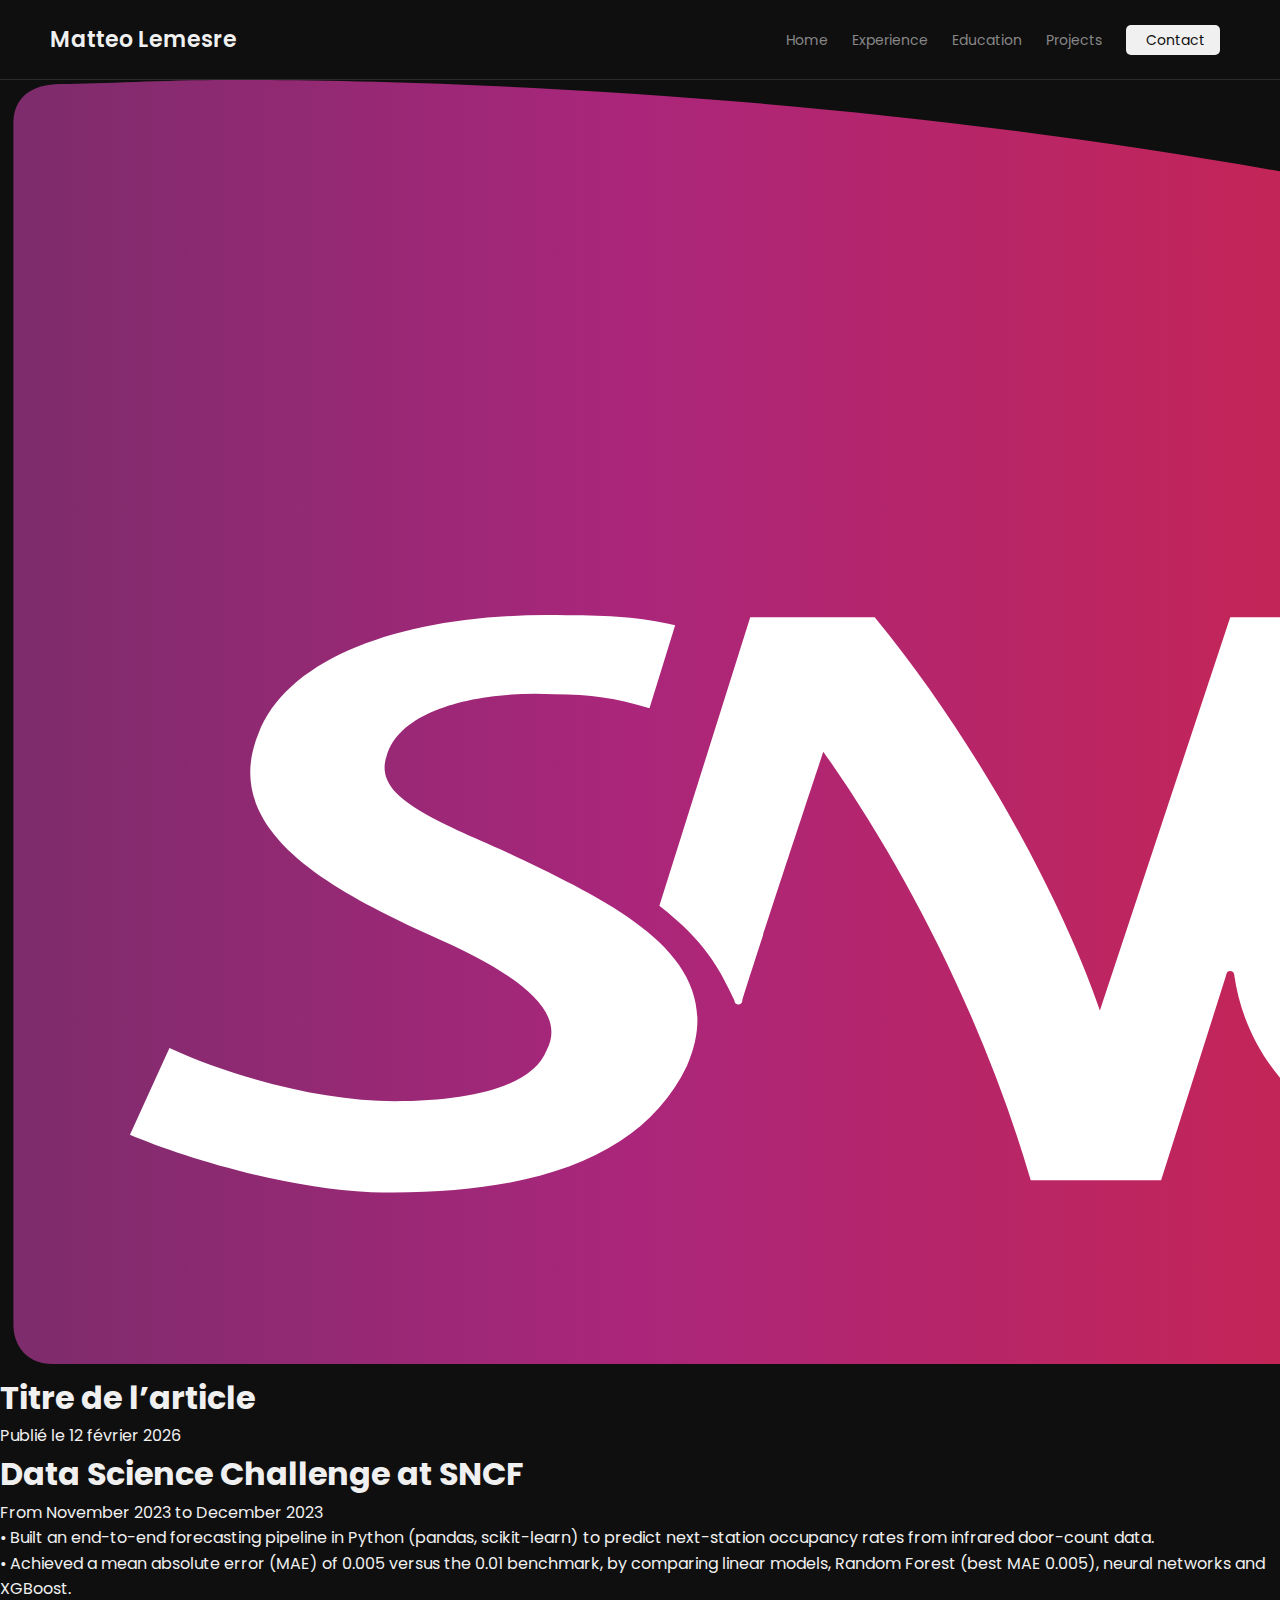
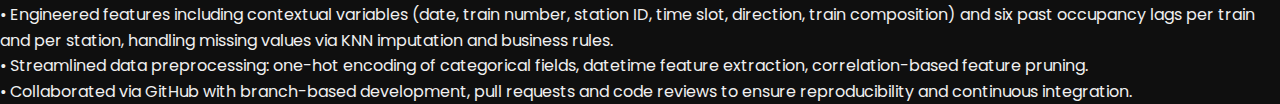
<file: resume-details/sncf-details.html>
<!DOCTYPE html>
<html lang="en">
<head>
  <meta charset="UTF-8">
  <meta http-equiv="X-UA-Compatible" content="IE=edge">
  <meta name="viewport" content="width=device-width, initial-scale=1.0">
  <link rel="preconnect" href="https://fonts.googleapis.com">
  <link rel="preconnect" href="https://fonts.gstatic.com" crossorigin>
  <link href="https://fonts.googleapis.com/css2?family=Poppins:wght@400;600&display=swap" rel="stylesheet">
  <link rel="stylesheet" href="https://cdnjs.cloudflare.com/ajax/libs/font-awesome/6.4.0/css/all.min.css" integrity="sha512-iecdLmaskl7CVkqkXNQ/ZH/XLlvWZOJyj7Yy7tcenmpD1ypASozpmT/E0iPtmFIB46ZmdtAc9eNBvH0H/ZpiBw==" crossorigin="anonymous" referrerpolicy="no-referrer" />
  <link rel="stylesheet" href="styles.css">
  <script src="script.js"></script>
  <title>Portfolio</title>
</head>
<body>

  <!-- NAVBAR -->
  <nav>
    <div class="left">
      <a href="../index.html">Matteo Lemesre</a>
    </div>
    <div class="right">
      <a href="../index.html">Home</a>
      <a href="../experience.html">Experience</a>
      <a href="../education.html">Education</a>
      <a href="../projects.html">Projects</a>
      <a href="../contact.html">
        <i class="fa-solid fa-envelope"></i>
        <span>Contact</span>
      </a>
    </div>
  </nav>

  <!-- SECTION -->
  <section class="hero">
    <img src="images/sncf.svg" alt="Image de couverture">
    <div class="hero-text">
      <h1>Titre de l’article</h1>
      <p>Publié le 12 février 2026</p>
    </div>
  </section>

  <main>
    <article class="article">
      <header class="article-header">
        <h1 class="article-title">Data Science Challenge at SNCF</h1>
        <p class="article-date">From November 2023 to December 2023</p>
      </header>

      <section class="article-content">
        <p>• Built an end-to-end forecasting pipeline in Python (pandas, scikit-learn) to predict next-station occupancy rates from infrared door-count data.</p>
        <p>• Achieved a mean absolute error (MAE) of 0.005 versus the 0.01 benchmark, by comparing linear models, Random Forest (best MAE 0.005), neural networks and XGBoost.</p>
        <p>• Engineered features including contextual variables (date, train number, station ID, time slot, direction, train composition) and six past occupancy lags per train and per station, handling missing values via KNN imputation and business rules.</p>
        <p>• Streamlined data preprocessing: one-hot encoding of categorical fields, datetime feature extraction, correlation-based feature pruning.</p>
        <p>• Collaborated via GitHub with branch-based development, pull requests and code reviews to ensure reproducibility and continuous integration.</p>
      </section>
    </article>
  </main>
</body>
</html>
</file>
<file: styles.css>
:root {
  --text-color: #f0f0f0;
  --link-color: #378ADD;
  --background-color: #0f0f0f;
  --surface: #1a1a1a;
  --border-color: #2a2a2a;
  --secondary: #888;
  --muted: #555;
}

* {
  margin: 0;
  padding: 0;
  box-sizing: border-box;
}

html {
  scroll-behavior: smooth;
  height: 100%;
}

body {
  font-family: 'Poppins', sans-serif;
  color: var(--text-color);
  background-color: var(--background-color);
  max-width: 1400px;
  margin: 0 auto;
  display: flex;
  flex-direction: column;
  min-height: 100%;
}

a {
  color: var(--link-color);
  text-decoration: none;
}

.details-btn {
  display: block;
  width: fit-content;
  margin: 20px auto 0 auto;
  padding: 6px 14px;
  font-size: 0.85rem;
  color: var(--secondary);
  background-color: transparent;
  border: 0.5px solid var(--border-color);
  border-radius: 20px;
  text-decoration: none;
  cursor: pointer;
  transition: all 0.2s ease;
}

.details-btn:hover {
  background-color: var(--surface);
  color: var(--text-color);
}

.hidden {
  visibility: hidden;
}

/* ── NAVBAR ──────────────────────────────────────────────── */
nav {
  display: flex;
  justify-content: space-between;
  align-items: center;
  padding: 0 50px;
  height: 80px;
  background-color: var(--background-color);
  border-bottom: 0.5px solid var(--border-color);
}

nav .left a {
  color: var(--text-color);
  font-size: 22px;
  font-weight: 600;
}

nav .right a {
  color: var(--secondary);
  margin: 0 10px;
  font-size: 14px;
}

nav .right a:last-child {
  color: var(--background-color);
  background-color: var(--text-color);
  padding: 5px 15px;
  border-radius: 5px;
}

nav .right a span {
  margin-left: 5px;
}

/* ── SECTION 1: Hero ─────────────────────────────────────── */
.hero-section {
  display: flex;
  justify-content: space-between;
  align-items: center;
  padding: 0 50px;
  margin: 50px 0 100px;
  gap: 40px;
}

.hero-section .text {
  flex: 5;
}

.hero-section .text h2 {
  font-size: 45px;
}

.hero-section .text p {
  color: var(--secondary);
  margin-top: 12px;
  line-height: 1.6;
}

.hero-section .text .links {
  margin-top: 25px;
}

.hero-section .text .links a {
  display: inline-block;
  padding: 5px 10px;
  border: 2px solid var(--link-color);
  border-radius: 5px;
  margin-right: 10px;
  margin-bottom: 10px;
  transition: .1s;
}

.hero-section .text .links a:hover {
  color: var(--text-color);
  border: 2px solid var(--text-color);
}

.hero-section .text .links .links-row:nth-child(2) a {
  border: none;
  padding: 0;
}

.hero-section .text .links .links-row:nth-child(2) i {
  font-size: 1.8rem;
  color: var(--link-color);
  transition: transform 0.2s ease, color 0.2s ease;
}

.hero-section .text .links .links-row:nth-child(2) i:hover {
  transform: scale(1.15);
  color: var(--text-color);
}

.hero-section .headshot {
  flex: 2;
  display: flex;
  justify-content: right;
}

.hero-section .headshot img {
  width: 350px;
  border-radius: 100%;
}

/* ── SECTION 2: Skills ───────────────────────────────────── */
.skills-section {
  padding: 0 50px;
  margin-bottom: 100px;
}

.skills-section h2 {
  text-align: center;
  font-size: 35px;
}

.skills-section .text {
  text-align: center;
  margin-bottom: 20px;
}

.skills-section .cells {
  display: flex;
  justify-content: center;
  flex-wrap: wrap;
}

.skills-section .cells .cell {
  display: flex;
  justify-content: center;
  align-items: center;
  gap: 10px;
  width: 200px;
  padding: 10px 20px;
  margin: 10px;
  border: 0.5px solid var(--border-color);
  border-radius: 5px;
}

.skills-section .cells .cell img {
  width: 30px;
  height: 30px;
  object-fit: contain;
  border-radius: 2px;
}

.skills-section .cells .cell span {
  font-size: 18px;
}

/* ── SECTION 3: Basic ────────────────────────────────────── */
.basic-section {
  padding: 0 50px;
  margin-bottom: 100px;
}

.basic-section h2 {
  font-size: 35px;
  margin-bottom: 30px;
}

.underline {
  text-decoration: underline;
}

/* ── Experience / Project Cards ──────────────────────────── */
.exp-card {
  background: var(--surface);
  border-radius: 10px;
  border: 0.5px solid var(--border-color);
  border-left: 3px solid transparent;
  padding: 24px 28px;
  margin-bottom: 20px;
  transition: border-left-color 0.25s ease, box-shadow 0.25s ease;
}

.exp-card:hover {
  border-left-color: var(--link-color);
  box-shadow: 0 4px 18px rgba(55, 138, 221, 0.06);
}

.exp-card--featured {
  border-left-color: var(--link-color);
}

.exp-card__header {
  display: flex;
  align-items: flex-start;
  gap: 16px;
  margin-bottom: 14px;
}

.exp-card__logo {
  width: 52px;
  height: 52px;
  object-fit: cover;
  border-radius: 10px;
  flex-shrink: 0;
  border: 0.5px solid var(--border-color);
}

.exp-card__meta {
  flex: 1;
  min-width: 0;
}

.exp-card__title-row {
  display: flex;
  align-items: center;
  flex-wrap: wrap;
  gap: 10px;
  margin-bottom: 4px;
}

.exp-card__role {
  font-size: 1rem;
  font-weight: 600;
  color: var(--text-color);
  margin: 0;
}

.exp-card__period {
  font-size: 0.75rem;
  font-weight: 500;
  color: var(--link-color);
  background-color: rgba(55, 138, 221, 0.1);
  padding: 2px 10px;
  border-radius: 20px;
  white-space: nowrap;
}

.exp-card__company {
  font-size: 0.85rem;
  color: var(--secondary);
  margin: 0;
}

.exp-card__desc {
  font-size: 0.9rem;
  color: var(--secondary);
  line-height: 1.65;
  margin-bottom: 16px;
}

.exp-card__tags {
  display: flex;
  flex-wrap: wrap;
  gap: 6px;
  margin-bottom: 16px;
}

.exp-tag {
  font-size: 0.72rem;
  font-weight: 500;
  color: var(--secondary);
  background-color: var(--background-color);
  padding: 3px 10px;
  border-radius: 20px;
  border: 0.5px solid var(--border-color);
}

/* ── SECTION 4: Contact ──────────────────────────────────── */
.contact-section {
  padding: 0 50px;
  margin-bottom: 100px;
}

.contact-section h2 {
  font-size: 35px;
  margin-bottom: 30px;
}

.contact-section .group {
  display: flex;
  gap: 50px;
}

.contact-section .group .text {
  flex: 3;
  margin-top: 20px;
  color: var(--secondary);
}

.contact-section .group form {
  flex: 3;
  display: flex;
  flex-direction: column;
}

/* ── Responsive ──────────────────────────────────────────── */
@media (max-width: 850px) {
  .hero-section .text h2 {
    font-size: 35px;
  }
}

@media (max-width: 740px) {
  .hero-section {
    flex-direction: column-reverse;
  }

  .hero-section .headshot img {
    width: 300px;
  }

  .basic-section {
    text-align: center;
  }

  .basic-section .group {
    flex-direction: column;
  }

  .contact-section .group {
    flex-direction: column;
  }
}

@media (max-width: 600px) {
  nav {
    padding: 0 20px;
  }

  nav .right a {
    font-size: 22px;
  }

  nav .right a:last-child {
    color: var(--text-color);
    background-color: transparent;
    padding: 0;
  }

  nav .right a span {
    display: none;
  }

  .hero-section {
    padding: 0 20px;
  }

  .hero-section .text h2 {
    font-size: 30px;
  }

  .skills-section {
    padding: 0 20px;
  }

  .skills-section .cells .cell span {
    font-size: 16px;
  }

  .basic-section {
    padding: 0 20px;
  }

  .exp-card {
    padding: 18px 16px;
  }

  .exp-card__title-row {
    flex-direction: column;
    align-items: flex-start;
    gap: 4px;
  }

  .contact-section {
    padding: 0 20px;
  }
}

main {
  flex: 1;
}

/* ── Footer (legacy contact footer) ─────────────────────── */
.contact-footer {
  width: 100%;
  background-color: var(--background-color);
  border-top: 0.5px solid var(--border-color);
}

.contact-footer-content {
  max-width: 1100px;
  margin: 0 auto;
  padding: 50px 20px 30px;
}

.contact-footer h3 {
  margin-bottom: 30px;
  font-size: 1.6rem;
}

.contact-columns {
  display: grid;
  grid-template-columns: repeat(3, 1fr);
  gap: 40px;
  margin-bottom: 40px;
}

.contact-col {
  display: flex;
  flex-direction: column;
  gap: 8px;
}

.contact-label {
  font-weight: 600;
  font-size: 0.85rem;
  color: var(--secondary);
}

.contact-col a {
  color: var(--secondary);
  text-decoration: none;
  font-size: 0.9rem;
}

.contact-col a:hover {
  text-decoration: underline;
}

.contact-icons a {
  display: inline-flex;
  align-items: center;
  justify-content: center;
  width: 44px;
  height: 44px;
  border-radius: 10px;
  color: var(--secondary);
  background-color: transparent;
  transition: background-color 0.25s ease, color 0.25s ease;
}

.contact-icons a i {
  font-size: 1.4rem;
}

.contact-icons a:hover {
  background-color: var(--surface);
  color: var(--text-color);
}

.footer-bottom {
  display: flex;
  justify-content: flex-start;
  padding-top: 20px;
  border-top: 0.5px solid var(--border-color);
}

.footer-copy {
  font-size: 0.85rem;
  color: var(--muted);
}

@media (max-width: 800px) {
  .contact-columns {
    grid-template-columns: 1fr;
    gap: 25px;
  }
}

/* ── Contact Form ────────────────────────────────────────── */
.form-group {
  margin-bottom: 20px;
}

.form-group label {
  display: block;
  margin-bottom: 8px;
  font-weight: 600;
  color: var(--text-color);
  font-size: 0.9rem;
}

.form-group input,
.form-group textarea {
  width: 100%;
  font-family: 'Poppins', sans-serif;
  border: 1px solid var(--border-color);
  background-color: var(--surface);
  color: var(--text-color);
  padding: 12px;
  border-radius: 6px;
  outline: none;
  resize: vertical;
  font-size: 14px;
  transition: border-color 0.2s ease;
}

.form-group input:focus,
.form-group textarea:focus {
  border-color: var(--link-color);
}

.submit-btn {
  font-size: 14px;
  font-family: 'Poppins', sans-serif;
  color: #fff;
  background-color: var(--link-color);
  border: none;
  padding: 10px 20px;
  border-radius: 6px;
  cursor: pointer;
  transition: all 0.2s ease;
  align-self: flex-start;
}

.submit-btn:hover {
  background-color: #2a70c0;
}

.success-message {
  display: none;
  background-color: rgba(74, 175, 74, 0.1);
  color: #4CAF50;
  border: 0.5px solid rgba(74, 175, 74, 0.3);
  padding: 12px;
  margin-top: 16px;
  border-radius: 6px;
  text-align: center;
  font-family: 'Poppins', sans-serif;
  font-size: 13px;
  animation: fadeIn 0.5s ease;
}

@keyframes fadeIn {
  from { opacity: 0; transform: translateY(6px); }
  to { opacity: 1; transform: translateY(0); }
}

@media (max-width: 740px) {
  .contact-section .group {
    flex-direction: column;
  }
}

/* ── Single-Page Layout ──────────────────────────────────── */
.sp-sections {
  padding: 0 50px;
  display: flex;
  flex-direction: column;
  gap: 64px;
  margin-bottom: 80px;
}

#experience,
#education,
#projects,
#contact {
  scroll-margin-top: 90px;
}

.sp-section-label {
  font-size: 11px;
  font-weight: 600;
  letter-spacing: 0.09em;
  color: var(--muted);
  text-transform: uppercase;
  padding-bottom: 10px;
  border-bottom: 0.5px solid var(--border-color);
  margin-bottom: 16px;
}

.sp-grid {
  display: grid;
  grid-template-columns: 1fr 1fr;
  gap: 12px;
}

/* ── SP Card ─────────────────────────────────────────────── */
.sp-card {
  background: var(--surface);
  border: 0.5px solid var(--border-color);
  border-radius: 12px;
  padding: 1rem 1.1rem;
  display: flex;
  flex-direction: column;
  gap: 6px;
  transition: border-color 0.2s ease;
}

.sp-card:hover {
  border-color: var(--secondary);
}

.sp-card--featured {
  border-left: 2px solid var(--link-color);
  border-top-left-radius: 0;
  border-bottom-left-radius: 0;
}

.sp-card__head {
  display: flex;
  justify-content: space-between;
  align-items: baseline;
  gap: 8px;
}

.sp-card__company {
  font-size: 14px;
  font-weight: 500;
  color: var(--text-color);
}

.sp-card__location {
  font-size: 11px;
  color: var(--muted);
  white-space: nowrap;
  flex-shrink: 0;
}

.sp-card__role-row {
  display: flex;
  align-items: center;
  gap: 8px;
  flex-wrap: wrap;
}

.sp-card__role {
  font-size: 12px;
  color: var(--secondary);
}

.sp-card__period {
  font-size: 10px;
  color: var(--muted);
  border: 0.5px solid var(--border-color);
  border-radius: 20px;
  padding: 1px 8px;
  white-space: nowrap;
}

.sp-card__desc {
  font-size: 12px;
  color: var(--secondary);
  line-height: 1.55;
  margin: 0;
}

.sp-card__tags {
  display: flex;
  flex-wrap: wrap;
  gap: 4px;
  margin-top: 2px;
}

.sp-tag {
  font-size: 10px;
  background-color: var(--background-color);
  color: var(--secondary);
  padding: 2px 8px;
  border-radius: 20px;
  border: 0.5px solid var(--border-color);
}

.sp-card__link {
  font-size: 11px;
  color: var(--link-color);
  text-decoration: none;
  margin-top: auto;
  padding-top: 6px;
  display: inline-block;
}

.sp-card__link:hover {
  text-decoration: underline;
}

/* ── Contact Section (SP) ────────────────────────────────── */
.sp-contact-layout {
  display: grid;
  grid-template-columns: 1fr 2fr;
  gap: 40px;
  align-items: start;
}

.sp-contact-intro p {
  font-size: 0.9rem;
  color: var(--secondary);
  line-height: 1.6;
  margin-bottom: 8px;
}

/* ── SP Footer ───────────────────────────────────────────── */
.sp-footer {
  border-top: 0.5px solid var(--border-color);
  background: var(--background-color);
}

.sp-footer__inner {
  max-width: 1100px;
  margin: 0 auto;
  padding: 20px 50px;
  display: flex;
  justify-content: space-between;
  align-items: center;
}

.sp-footer__copy {
  font-size: 0.8rem;
  color: var(--muted);
}

.sp-footer__icons {
  display: flex;
  gap: 4px;
}

.sp-footer__icons a {
  display: inline-flex;
  align-items: center;
  justify-content: center;
  width: 36px;
  height: 36px;
  border-radius: 8px;
  color: var(--muted);
  font-size: 1.1rem;
  transition: color 0.2s ease, background-color 0.2s ease;
}

.sp-footer__icons a:hover {
  color: var(--text-color);
  background-color: var(--surface);
}

/* ── SP Responsive ───────────────────────────────────────── */
@media (max-width: 600px) {
  .sp-sections {
    padding: 0 20px;
    gap: 44px;
  }

  .sp-grid {
    grid-template-columns: 1fr;
  }

  .sp-contact-layout {
    grid-template-columns: 1fr;
    gap: 20px;
  }

  .sp-footer__inner {
    padding: 16px 20px;
  }
}

/* ── Modal ───────────────────────────────────────────────── */
#modal-overlay {
  position: fixed;
  inset: 0;
  background: rgba(0, 0, 0, 0.72);
  z-index: 1000;
  display: flex;
  align-items: center;
  justify-content: center;
  padding: 20px;
  opacity: 0;
  pointer-events: none;
  transition: opacity 0.2s ease;
}

#modal-overlay.is-open {
  opacity: 1;
  pointer-events: all;
}

#modal-panel {
  background: #141414;
  border: 0.5px solid #2a2a2a;
  border-radius: 14px;
  max-width: 600px;
  width: 100%;
  max-height: 80vh;
  overflow-y: auto;
  display: flex;
  flex-direction: column;
  transform: translateY(10px);
  transition: transform 0.2s ease;
  scrollbar-width: thin;
  scrollbar-color: #2a2a2a transparent;
}

#modal-panel::-webkit-scrollbar { width: 4px; }
#modal-panel::-webkit-scrollbar-track { background: transparent; }
#modal-panel::-webkit-scrollbar-thumb { background: #2a2a2a; border-radius: 2px; }

#modal-overlay.is-open #modal-panel {
  transform: translateY(0);
}

/* Sticky header */
#modal-header {
  position: sticky;
  top: 0;
  background: #141414;
  border-bottom: 0.5px solid #2a2a2a;
  padding: 20px 24px 16px;
  z-index: 1;
}

#modal-badges {
  display: flex;
  flex-wrap: wrap;
  gap: 6px;
  margin-bottom: 10px;
}

.modal-badge {
  font-size: 11px;
  color: #888;
  border: 0.5px solid #2a2a2a;
  border-radius: 20px;
  padding: 3px 10px;
  background: #1a1a1a;
}

.modal-badge--current {
  color: #378ADD;
  border-color: #378ADD;
  background: rgba(55, 138, 221, 0.08);
}

#modal-title-row {
  display: flex;
  justify-content: space-between;
  align-items: flex-start;
  gap: 12px;
}

#modal-title {
  font-size: 1.05rem;
  font-weight: 600;
  color: #f0f0f0;
  line-height: 1.3;
}

#modal-close {
  background: none;
  border: none;
  color: #555;
  font-size: 17px;
  cursor: pointer;
  padding: 0;
  line-height: 1;
  flex-shrink: 0;
  transition: color 0.15s;
  font-family: inherit;
}

#modal-close:hover {
  color: #f0f0f0;
}

/* Info row */
#modal-info-row {
  display: flex;
  flex-wrap: wrap;
  gap: 24px;
  padding: 14px 24px;
}

.modal-info-item {
  display: flex;
  flex-direction: column;
  gap: 2px;
}

.modal-info-label {
  font-size: 9px;
  text-transform: uppercase;
  letter-spacing: 0.08em;
  color: #555;
}

.modal-info-value {
  font-size: 12px;
  color: #f0f0f0;
  font-weight: 500;
}

/* Dividers */
.modal-divider {
  border: none;
  border-top: 0.5px solid #2a2a2a;
  margin: 0 24px;
}

/* Content body */
#modal-body {
  padding: 16px 24px 4px;
}

.modal-section-title {
  font-size: 0.8rem;
  font-weight: 600;
  color: #f0f0f0;
  margin-top: 18px;
  margin-bottom: 5px;
}

.modal-section-title:first-child {
  margin-top: 0;
}

.modal-p {
  font-size: 0.8rem;
  color: #888;
  line-height: 1.7;
  margin-bottom: 4px;
}

/* Skills row */
#modal-skills {
  display: flex;
  flex-wrap: wrap;
  gap: 6px;
  padding: 14px 24px 20px;
}

.modal-tag {
  font-size: 10px;
  background: #1a1a1a;
  color: #888;
  border: 0.5px solid #2a2a2a;
  padding: 3px 10px;
  border-radius: 20px;
}

@media (max-width: 640px) {
  #modal-panel {
    max-height: 90vh;
    border-radius: 10px;
  }

  #modal-header {
    padding: 16px 18px 12px;
  }

  #modal-info-row,
  #modal-body,
  #modal-skills {
    padding-left: 18px;
    padding-right: 18px;
  }

  .modal-divider {
    margin: 0 18px;
  }
}
</file>
<file: resume-details/styles.css>
:root {
  --text-color: #f0f0f0;
  --link-color: #378ADD;
  --background-color: #0f0f0f;
  --surface: #1a1a1a;
  --border-color: #2a2a2a;
  --secondary: #888;
  --muted: #555;
}

* {
  margin: 0;
  padding: 0;
  box-sizing: border-box;
}

html {
  scroll-behavior: smooth;
}

body {
  font-family: 'Poppins', sans-serif;
  background-color: var(--background-color);
  color: var(--text-color);
  max-width: 1400px;
  margin: 0 auto;
  line-height: 1.6;
}

a {
  color: var(--link-color);
  text-decoration: none;
  transition: 0.2s;
}

/* ── NAVBAR ──────────────────────────────────────────────── */
nav {
  display: flex;
  justify-content: space-between;
  align-items: center;
  padding: 0 50px;
  height: 80px;
  background-color: var(--background-color);
  border-bottom: 0.5px solid var(--border-color);
  position: sticky;
  top: 0;
  z-index: 100;
}

nav .left a {
  color: var(--text-color);
  font-size: 22px;
  font-weight: 600;
}

nav .right a {
  color: var(--secondary);
  margin: 0 10px;
  font-size: 14px;
}

nav .right a:last-child {
  color: var(--background-color);
  background-color: var(--text-color);
  padding: 5px 15px;
  border-radius: 5px;
}

nav .right a span {
  margin-left: 5px;
}

/* ── DETAIL PAGE ─────────────────────────────────────────── */
.detail-main {
  padding: 0 50px 80px;
}

.detail-container {
  max-width: 780px;
  margin: 0 auto;
  padding-top: 36px;
}

/* Back button */
.back-btn {
  display: inline-block;
  font-size: 13px;
  color: var(--muted);
  margin-bottom: 28px;
  transition: color 0.2s;
}

.back-btn:hover {
  color: var(--text-color);
}

/* Cover image */
.detail-cover {
  width: 100%;
  height: 200px;
  border-radius: 12px;
  overflow: hidden;
  background-color: var(--surface);
  border: 0.5px solid var(--border-color);
  margin-bottom: 24px;
  display: flex;
  align-items: center;
  justify-content: center;
}

.detail-cover img {
  width: 100%;
  height: 100%;
  object-fit: cover;
}

/* Meta badges row */
.detail-meta {
  display: flex;
  flex-wrap: wrap;
  gap: 8px;
  margin-bottom: 18px;
}

.detail-badge {
  font-size: 11px;
  color: var(--secondary);
  border: 0.5px solid var(--border-color);
  border-radius: 20px;
  padding: 3px 12px;
  background: var(--surface);
}

.detail-badge--current {
  color: var(--link-color);
  border-color: var(--link-color);
  background: rgba(55, 138, 221, 0.08);
}

/* Title */
.detail-title {
  font-size: 1.7rem;
  font-weight: 600;
  color: var(--text-color);
  margin-bottom: 20px;
  line-height: 1.3;
}

/* Info row */
.detail-info-row {
  display: flex;
  gap: 36px;
  flex-wrap: wrap;
  margin-bottom: 24px;
}

.detail-info-item {
  display: flex;
  flex-direction: column;
  gap: 3px;
}

.detail-info-label {
  font-size: 10px;
  text-transform: uppercase;
  letter-spacing: 0.08em;
  color: var(--muted);
}

.detail-info-value {
  font-size: 13px;
  color: var(--text-color);
  font-weight: 500;
}

/* Divider */
.detail-divider {
  border: none;
  border-top: 0.5px solid var(--border-color);
  margin-bottom: 32px;
}

/* Content */
.detail-content h2 {
  font-size: 0.95rem;
  font-weight: 600;
  color: var(--text-color);
  margin-top: 28px;
  margin-bottom: 10px;
}

.detail-content h3 {
  font-size: 0.8rem;
  font-weight: 600;
  color: var(--muted);
  text-transform: uppercase;
  letter-spacing: 0.07em;
  margin-top: 22px;
  margin-bottom: 8px;
}

.detail-content p {
  font-size: 0.88rem;
  color: var(--secondary);
  line-height: 1.75;
  margin-bottom: 10px;
}

.detail-content a {
  color: var(--link-color);
}

.detail-content a:hover {
  text-decoration: underline;
}

/* Skills tags */
.detail-tags {
  display: flex;
  flex-wrap: wrap;
  gap: 6px;
  margin-top: 10px;
}

.detail-tag {
  font-size: 11px;
  background: var(--surface);
  color: var(--secondary);
  border: 0.5px solid var(--border-color);
  padding: 4px 12px;
  border-radius: 20px;
}

/* ── RESPONSIVE ──────────────────────────────────────────── */
@media (max-width: 850px) {
  .detail-main {
    padding: 0 30px 60px;
  }

  .detail-title {
    font-size: 1.4rem;
  }
}

@media (max-width: 600px) {
  nav {
    padding: 0 20px;
  }

  nav .right a {
    font-size: 20px;
  }

  nav .right a:last-child {
    color: var(--text-color);
    background-color: transparent;
    padding: 0;
  }

  nav .right a span {
    display: none;
  }

  .detail-main {
    padding: 0 20px 40px;
  }

  .detail-cover {
    height: 150px;
  }

  .detail-info-row {
    gap: 20px;
  }

  .detail-title {
    font-size: 1.3rem;
  }
}
</file>
